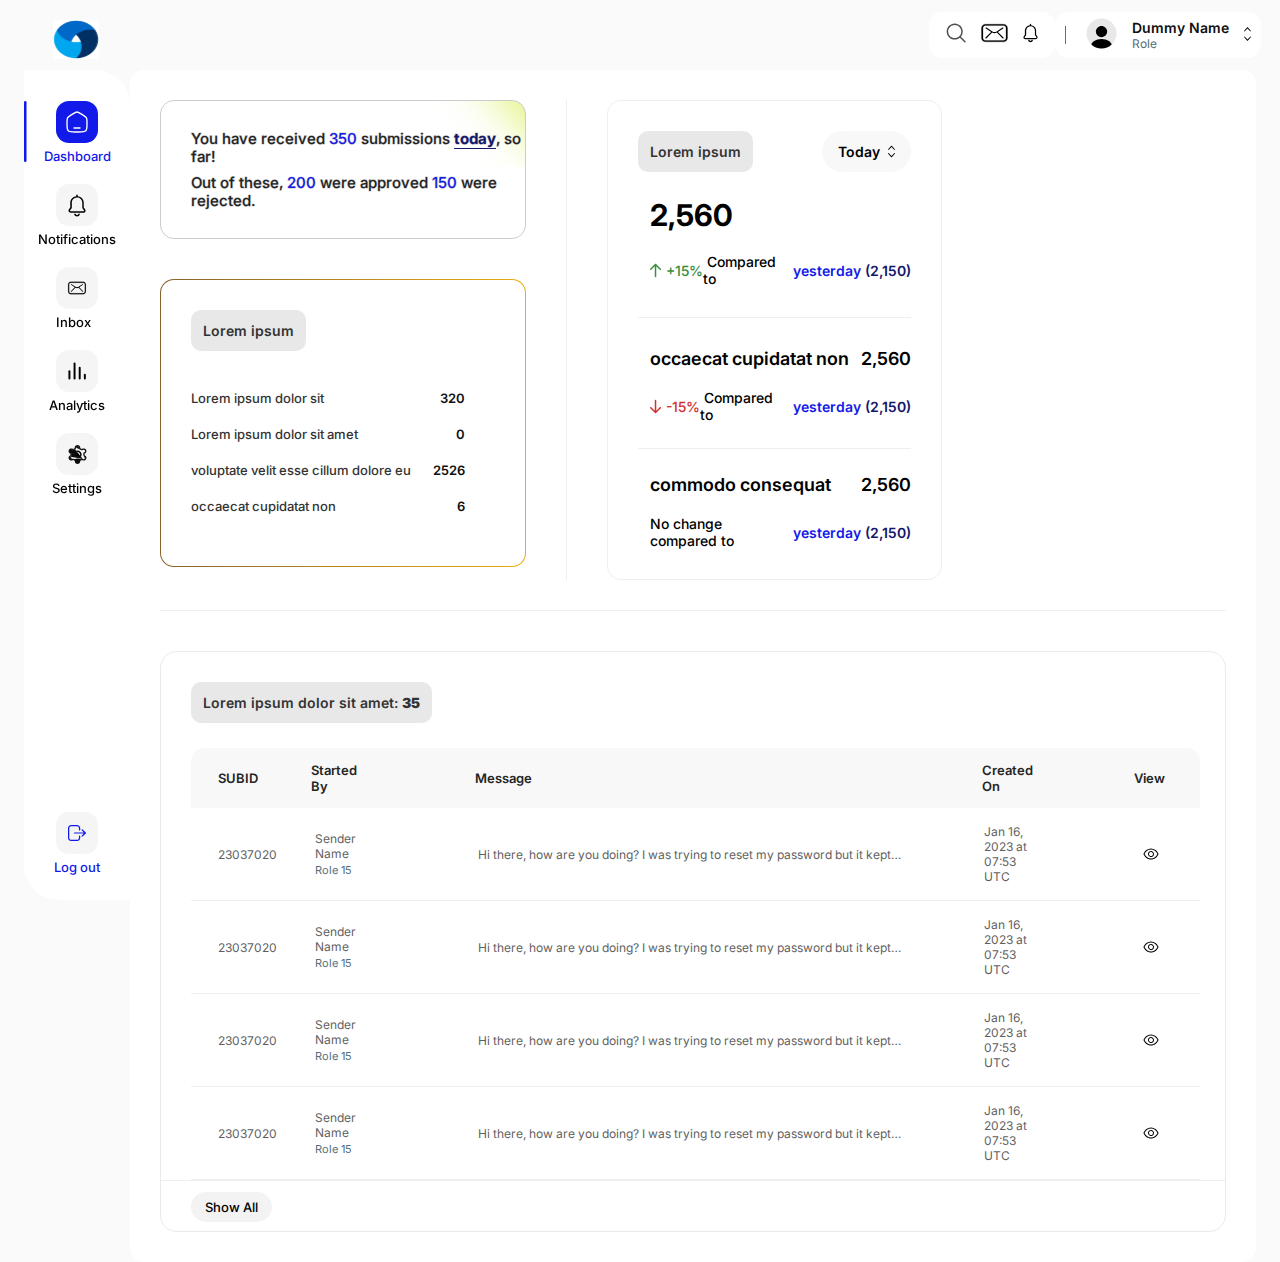
<file: mu-turky-p1/index.html>
<!DOCTYPE html>
<html lang="en">
  <head>
    <meta charset="UTF-8" />
    <meta name="viewport" content="width=device-width, initial-scale=1.0" />
    <title>MU</title>
    <link rel="preconnect" href="https://fonts.googleapis.com" />
    <link rel="preconnect" href="https://fonts.gstatic.com" crossorigin />
    <link
      href="https://fonts.googleapis.com/css2?family=Inter:ital,opsz,wght@0,14..32,100..900;1,14..32,100..900&display=swap"
      rel="stylesheet"
    />
    <link
      href="https://cdnjs.cloudflare.com/ajax/libs/animate.css/4.1.1/animate.min.css"
      rel="styleheet"
    />
    <link type="text/css" href="./assets/css/style.css" rel="stylesheet" />
  </head>
  <body>
    <!-- Header -->
    <header class="header">
      <div class="header__logo">
        <a href="#" class="header__logo-link">
          <img
            src="./assets/icons/logo.svg"
            alt="Logo"
            class="header__logo-image"
          />
        </a>
      </div>

      <div class="header__nav">
        <ul class="header__menu">
          <li class="header__menu-item">
            <a href="#" class="header__menu-link">
              <img src="./assets/icons/search.svg" />
            </a>
          </li>
          <li class="header__menu-item">
            <a href="#" class="header__menu-link">
              <img src="./assets/icons/email.svg" />
            </a>
          </li>
          <li class="header__menu-item">
            <a href="#" class="header__menu-link">
              <img src="./assets/icons/bell.svg" />
            </a>
          </li>
        </ul>

        <div class="header__profile">
          <span class="header__separator"></span>
          <span class="header__profile-icon">
            <img src="./assets/icons/profile.svg" />
          </span>
          <span class="header__profile-info">
            <div class="header__profile-name">Dummy Name</div>
            <div class="header__profile-role">Role</div>
          </span>
          <div class="header__dropdown-icon">
            <img src="./assets/icons/arrow.svg" />
          </div>
        </div>
      </div>
    </header>
    <!-- Header End -->

    <!-- Wrapper -->
    <div id="wrapper">
      <aside class="sidebar">
        <ul class="sidebar__menu">
          <li class="sidebar__menu-item sidebar__menu-item-active">
            <a href="#" class="sidebar__menu-link">
              <div class="sidebar__icon" id="homeicon">
                <svg
                  width="22"
                  height="22"
                  viewBox="0 0 22 22"
                  fill="none"
                  xmlns="http://www.w3.org/2000/svg"
                >
                  <path
                    d="M1 11.2039C1 8.91549 1 7.77128 1.5192 6.82274C2.0384 5.87421 2.98695 5.28551 4.88403 4.10813L6.88403 2.86687C8.88939 1.62229 9.8921 1 11 1C12.1079 1 13.1106 1.62229 15.116 2.86687L17.116 4.10812C19.0131 5.28551 19.9616 5.87421 20.4808 6.82274C21 7.77128 21 8.91549 21 11.2039V12.725C21 16.6258 21 18.5763 19.8284 19.7881C18.6569 21 16.7712 21 13 21H9C5.22876 21 3.34315 21 2.17157 19.7881C1 18.5763 1 16.6258 1 12.725V11.2039Z"
                    stroke="white"
                    stroke-width="1.35"
                  />
                  <path
                    d="M13.9985 16.9983H7.99854"
                    stroke="white"
                    stroke-width="1.35"
                    stroke-linecap="round"
                  />
                </svg>
              </div>
              <div class="sidebar__title">Dashboard</div>
            </a>
          </li>

          <li class="sidebar__menu-item">
            <a href="#" class="sidebar__menu-link">
              <div class="sidebar__icon">
                <svg
                  width="18"
                  height="23"
                  viewBox="0 0 19 23"
                  fill="none"
                  xmlns="http://www.w3.org/2000/svg"
                >
                  <path
                    d="M1.1121 18.4696C0.668982 17.9794 0.44729 17.3363 0.510651 16.693C0.574018 15.9579 1.30195 15.0392 2.15661 13.967C2.21998 13.8751 2.31492 13.7525 2.37829 13.6914V8.63742C2.37829 5.05376 5.16372 2.02144 8.7087 1.65389V0.765738C8.7087 0.336936 9.05688 0 9.5 0C9.94312 0 10.2913 0.336936 10.2913 0.765738V1.65389C11.8423 1.80708 13.2982 2.48094 14.4377 3.55286C15.8304 4.86982 16.6217 6.61581 16.6217 8.51479V13.7218C16.6851 13.8136 16.78 13.9055 16.8434 13.9974C17.698 15.0695 18.426 15.9882 18.4893 16.7234C18.5527 17.3667 18.331 18.0098 17.8879 18.4999C17.4448 18.99 16.8118 19.2656 16.1154 19.2656H2.82158C2.21991 19.2353 1.58692 18.9597 1.11203 18.4696H1.1121ZM16.7799 17.4282C16.9382 17.275 17.0015 17.0607 16.9697 16.8462C16.9064 16.4787 15.9568 15.3147 15.6404 14.9165C15.1972 14.3653 15.0707 14.2121 15.0707 13.9057V8.51496C15.0707 7.0448 14.4693 5.66652 13.3932 4.65569C12.3487 3.67544 10.9877 3.15479 9.56316 3.15479H9.37328C6.42976 3.24666 4.02403 5.72762 4.02403 8.66811V13.9364C4.02403 14.2428 3.89752 14.3957 3.45441 14.9472C3.13779 15.3146 2.18844 16.4786 2.12502 16.8461C2.09345 17.0606 2.18839 17.2749 2.3149 17.4282C2.4732 17.5813 2.66308 17.6732 2.91634 17.6732H16.1786C16.4 17.7038 16.6217 17.6119 16.7798 17.4282L16.7799 17.4282Z"
                    fill="black"
                  />
                  <path
                    d="M8.04232 20.4231C8.26399 21.0357 8.86522 21.4339 9.52997 21.4339C10.1947 21.4339 10.7959 21.0356 11.0176 20.4231C11.1759 20.0249 11.6191 19.8106 12.0306 19.9638C12.4421 20.1169 12.6636 20.5458 12.5053 20.944C12.0622 22.1691 10.8593 22.9962 9.52994 22.9962C8.20055 22.9962 6.99771 22.1691 6.55459 20.944C6.39628 20.5458 6.61795 20.117 7.02928 19.9638C7.44082 19.8106 7.88394 20.0249 8.04226 20.4231H8.04232Z"
                    fill="black"
                  />
                </svg>
              </div>
              <div class="sidebar__title">Notifications</div>
            </a>
          </li>

          <li class="sidebar__menu-item">
            <a href="#" class="sidebar__menu-link">
              <div class="sidebar__icon" id="email-icon">
                <svg
                  width="20"
                  height="14"
                  viewBox="0 0 21 16"
                  fill="none"
                  xmlns="http://www.w3.org/2000/svg"
                >
                  <path
                    d="M3.51209 0.899999L17.4879 0.9C19.2036 0.9 20.6 2.28864 20.6 3.99701L20.6 12.003C20.6 13.7112 19.2036 15.1 17.4879 15.1L3.51224 15.1C1.79642 15.1 0.399999 13.7114 0.399999 12.003L0.399999 3.99701C0.4 2.28871 1.7963 0.90012 3.51186 0.899999C3.51194 0.899999 3.51201 0.899999 3.51209 0.899999ZM1.54196 12.0028C1.54196 13.0826 2.42539 13.9622 3.51198 13.9622L17.4876 13.9622C18.5742 13.9622 19.4577 13.0827 19.4577 12.0028L19.4575 3.99682C19.4575 2.91698 18.5741 2.03739 17.4875 2.03739L3.51183 2.03738C2.42525 2.03738 1.54181 2.91694 1.54181 3.99682L1.54196 12.0028Z"
                    fill="black"
                    stroke="black"
                    stroke-width="0.2"
                  />
                  <path
                    d="M7.86048 7.17586L3.77924 4.37829C3.56499 4.23145 3.51109 3.93954 3.65868 3.72633C3.80656 3.51301 4.09996 3.45939 4.31395 3.60623L8.84594 6.71298C9.83572 7.39179 11.1662 7.39138 12.1558 6.71313L16.6878 3.60638C16.9022 3.45954 17.1955 3.51301 17.3431 3.72648C17.4907 3.93965 17.4368 4.23159 17.2225 4.37843L13.1417 7.176L17.5105 11.6836C17.6913 11.87 17.6857 12.1666 17.4985 12.3463C17.4068 12.4342 17.2891 12.4777 17.1713 12.4777C17.0478 12.4777 16.9246 12.4296 16.8322 12.3344L12.3393 7.69886C11.7689 8.00511 11.135 8.15837 10.501 8.15837C9.86707 8.15837 9.23324 8.0051 8.66274 7.69871L4.16985 12.3342C4.07748 12.4296 3.95412 12.4775 3.83077 12.4775C3.71314 12.4775 3.59522 12.4339 3.50358 12.3462C3.31649 12.1665 3.31091 11.8697 3.49154 11.6834L7.86048 7.17586Z"
                    fill="black"
                  />
                </svg>
              </div>
              <div class="sidebar__title">Inbox</div>
            </a>
          </li>

          <li class="sidebar__menu-item">
            <a href="#" class="sidebar__menu-link">
              <div class="sidebar__icon">
                <svg
                  width="18"
                  height="20"
                  viewBox="0 0 21 20"
                  fill="none"
                  xmlns="http://www.w3.org/2000/svg"
                >
                  <line
                    x1="1.65"
                    y1="10.3141"
                    x2="1.65"
                    y2="18.8474"
                    stroke="black"
                    stroke-width="2.3"
                    stroke-linecap="round"
                  />
                  <line
                    x1="13.65"
                    y1="6.15"
                    x2="13.65"
                    y2="18.85"
                    stroke="black"
                    stroke-width="2.3"
                    stroke-linecap="round"
                  />
                  <line
                    x1="19.65"
                    y1="14.4859"
                    x2="19.65"
                    y2="18.8526"
                    stroke="black"
                    stroke-width="2.3"
                    stroke-linecap="round"
                  />
                  <line
                    x1="7.65"
                    y1="1.15"
                    x2="7.65"
                    y2="18.85"
                    stroke="black"
                    stroke-width="2.3"
                    stroke-linecap="round"
                  />
                </svg>
              </div>
              <div class="sidebar__title">Analytics</div>
            </a>
          </li>

          <li class="sidebar__menu-item">
            <a href="#" class="sidebar__menu-link">
              <div class="sidebar__icon">
                <svg
                  width="19"
                  height="19"
                  viewBox="0 0 19 19"
                  fill="none"
                  xmlns="http://www.w3.org/2000/svg"
                >
                  <path
                    d="M14.9348 14.1192L14.9213 14.1118L14.4037 13.8269C13.9272 13.5647 13.3324 13.5995 12.893 13.9146L12.8928 13.9147C12.5572 14.1531 12.1891 14.3571 11.7985 14.5206L11.7981 14.5208C11.2998 14.7245 10.9747 15.1967 10.9747 15.717V15.7176C10.9732 15.8389 10.9725 15.9808 10.9722 16.0926L10.9719 16.231L10.9718 16.2712L10.9718 16.2819L10.9718 16.2847V16.2854V16.2856V16.2856C10.9718 17.0645 10.3103 17.6928 9.50004 17.6928C8.68982 17.6928 8.02826 17.0645 8.02826 16.2856V15.7171C8.02765 15.1955 7.7018 14.7226 7.19704 14.5161L7.19691 14.5161C6.8081 14.3557 6.44004 14.1517 6.10086 13.9129L6.10046 13.9126C5.66712 13.6009 5.07303 13.5666 4.59697 13.8288L4.59665 13.829C4.48583 13.889 4.35634 13.9597 4.25453 14.0154L4.12841 14.0845L4.09181 14.1046L4.08203 14.11L4.07951 14.1113L4.07887 14.1117L4.07872 14.1118L4.07871 14.1118L4.07867 14.1118L4.07866 14.1118M14.9348 14.1192L2.62101 11.7241C1.95047 12.1017 1.72231 12.9263 2.11248 13.5713C2.50493 14.2201 3.37497 14.4426 4.05458 14.068L4.07866 14.1118M14.9348 14.1192L14.935 14.1192C15.6352 14.4958 16.5262 14.2654 16.9304 13.5972C17.3375 12.9245 17.0964 12.0655 16.3951 11.6758L16.3951 11.6757L15.8776 11.3887L15.8775 11.3886C15.4046 11.1286 15.1405 10.626 15.2019 10.1125L15.202 10.1122C15.225 9.9115 15.2372 9.70677 15.2372 9.49987C15.2372 9.29372 15.225 9.0894 15.2013 8.88932L15.2013 8.88929C15.1399 8.37376 15.404 7.87114 15.8768 7.6097L16.3915 7.32603C17.0949 6.93828 17.3382 6.07658 16.9305 5.40257C16.5259 4.73276 15.6308 4.50297 14.9303 4.88295L14.93 4.8831L14.9541 4.9269L14.93 4.8831L14.93 4.88311L14.9299 4.88313L14.9298 4.88322L14.9291 4.88358L14.9266 4.88499L14.9167 4.89044L14.8795 4.91086L14.7515 4.98111C14.6481 5.03776 14.5164 5.10966 14.4035 5.1707L14.4032 5.1709C13.9271 5.43316 13.333 5.3988 12.8997 5.08715L12.8993 5.08687C12.5601 4.84805 12.192 4.64403 11.8032 4.48368L11.8031 4.48363C11.2983 4.27718 10.9725 3.80421 10.9719 3.28267V2.71413C10.9719 1.9352 10.3103 1.30698 9.50009 1.30698C8.69347 1.30698 8.03343 1.9303 8.02832 2.70499V2.70532V2.70534V2.70538V2.70556V2.70627L8.02832 2.70907L8.02831 2.71995L8.02827 2.76065L8.02796 2.901C8.0276 3.01435 8.02689 3.15854 8.02546 3.28215V3.28273C8.02546 3.80098 7.70279 4.27179 7.20178 4.4794M14.9348 14.1192L7.20178 4.4794M4.07866 14.1118C3.37647 14.4988 2.47655 14.2698 2.0697 13.5972C1.66204 12.9233 1.90506 12.0619 2.60814 11.674M4.07866 14.1118L2.60814 11.674M2.60814 11.674L2.60806 11.6737L3.12339 11.39L2.60814 11.674ZM7.20178 4.4794L7.20164 4.47908C6.81099 4.64267 6.44294 4.84667 6.10727 5.08499L6.10708 5.08513C5.66774 5.40024 5.07296 5.43503 4.59638 5.17284C4.59637 5.17284 4.59637 5.17283 4.59637 5.17283L4.07879 4.88794L7.20178 4.4794ZM15.1523 10.1065C15.1751 9.90764 15.1872 9.70481 15.1872 9.49987C15.1872 9.29568 15.1751 9.09333 15.1517 8.89521L15.1523 10.1065ZM15.1523 10.1065C15.0883 10.6412 15.3635 11.163 15.8534 11.4324L16.3708 11.7195C17.0484 12.096 17.2794 12.9239 16.8876 13.5713L15.1523 10.1065ZM8.07832 2.70532C8.08323 1.96025 8.71877 1.35698 9.50009 1.35698C10.2849 1.35698 10.9219 1.96498 10.9219 2.71413V3.28273C10.9225 3.82559 11.2616 4.31618 11.7842 4.52991L8.07832 2.70532ZM8.07832 2.70532C8.07832 2.70532 8.07832 3.03508 8.07546 3.28273C8.07546 3.82181 7.74017 4.30983 7.22222 4.52505L8.07832 2.70532ZM3.79883 10.1104L3.79883 10.1104C3.77511 9.91034 3.76294 9.70602 3.76294 9.49987C3.76294 9.29297 3.77511 9.08824 3.79818 8.88752L3.7982 8.88729C3.85962 8.37378 3.59552 7.87116 3.12264 7.6103L3.1226 7.61028L2.59866 7.32067L2.59826 7.32045C1.90165 6.92715 1.66498 6.07175 2.06977 5.40253L2.11255 5.42841L2.06977 5.40253C2.4766 4.72999 3.37653 4.50092 4.07877 4.88793L3.79883 10.1104ZM3.79883 10.1104C3.86025 10.626 3.59616 11.1285 3.12348 11.39L3.79883 10.1104ZM6.70649 2.69698H6.70648C6.71632 1.23633 7.96206 0.05 9.50004 0.05C11.0443 0.05 12.2936 1.24574 12.2936 2.71429L12.2936 2.71454L12.2965 3.28392L12.2966 3.3172L12.3274 3.32989C12.8109 3.52927 13.2661 3.78117 13.6875 4.07837L13.7129 4.09625L13.7402 4.08146L14.2748 3.7917L14.2748 3.79168C15.6087 3.06704 17.3092 3.50763 18.0762 4.77589L18.1189 4.75002L18.0762 4.77589C18.8456 6.04807 18.3894 7.67798 17.054 8.41398L17.0782 8.45777L17.054 8.41399L17.054 8.41401L17.0538 8.4141L17.0532 8.41445L17.0507 8.41582L17.0411 8.42113L17.005 8.44102L16.8805 8.5097L16.54 8.69755L16.5106 8.71383L16.5146 8.74726C16.5442 8.99438 16.559 9.24551 16.559 9.5C16.559 9.75389 16.5442 10.0044 16.5152 10.2521L16.5113 10.2854L16.5406 10.3017L17.054 10.586L17.0541 10.586C18.3895 11.322 18.8456 12.952 18.0762 14.2241L18.119 14.25L18.0762 14.2241C17.3065 15.4976 15.5957 15.9363 14.2591 15.1998L14.2591 15.1995L13.7395 14.9172L13.7121 14.9023L13.6867 14.9203C13.2682 15.2167 12.8137 15.4694 12.3278 15.6723L12.2973 15.6851L12.2971 15.7182L12.2936 16.2854V16.2857C12.2936 17.7543 11.0444 18.95 9.50007 18.95C7.95578 18.95 6.70651 17.7543 6.70651 16.2857L6.70651 16.2855L6.70365 15.7161L6.70349 15.6828L6.67272 15.6701C6.4327 15.5711 6.09234 15.3839 5.81016 15.2201C5.66948 15.1385 5.54395 15.0631 5.45359 15.0081C5.40842 14.9807 5.37205 14.9583 5.34699 14.9428L5.3182 14.9249L5.31076 14.9203L5.30888 14.9191L5.30841 14.9188L5.3083 14.9187L5.30827 14.9187L5.28172 14.9611L5.30826 14.9187L5.28345 14.9032L5.25775 14.9172L4.74091 15.1996L4.74099 15.1999C3.40437 15.9363 1.69369 15.4976 0.923971 14.2241L0.923963 14.2241C0.154561 12.9519 0.610687 11.322 1.9461 10.586L1.9461 10.586L1.92196 10.5422L1.94611 10.586L1.94612 10.586L1.94616 10.586L1.94632 10.5859L1.94695 10.5855L1.94943 10.5842L1.95906 10.5788L1.99513 10.559L2.11966 10.4903L2.46008 10.3024L2.48956 10.2862L2.48556 10.2527C2.45597 10.0056 2.44116 9.75447 2.44116 9.49998C2.44116 9.24609 2.45596 8.99554 2.48494 8.74784L2.48883 8.71456L2.45952 8.69831L1.93077 8.40515C1.93077 8.40515 1.93076 8.40514 1.93075 8.40514C0.607241 7.66527 0.157207 6.04264 0.923926 4.77585L0.923942 4.77582C1.69373 3.50222 3.40468 3.06358 4.74135 3.80028L4.7416 3.80041L5.26063 4.08274L5.288 4.09763L5.31342 4.07962C5.73191 3.78322 6.18645 3.53054 6.67227 3.32763L6.7028 3.31488L6.703 3.2818L6.70649 2.69698ZM5.28471 9.49985C5.28471 7.28294 7.17175 5.47842 9.50005 5.47842C11.8283 5.47842 13.7154 7.28294 13.7154 9.49985C13.7154 11.7168 11.8283 13.5213 9.50005 13.5213C7.17175 13.5213 5.28471 11.7168 5.28471 9.49985ZM12.1092 9.49985C12.1092 8.12173 10.938 7.00699 9.50005 7.00699C8.0621 7.00699 6.89085 8.12173 6.89085 9.49985C6.89085 10.878 8.0621 11.9927 9.50005 11.9927C10.938 11.9927 12.1092 10.878 12.1092 9.49985Z"
                    fill="black"
                    stroke="#F5F5F5"
                    stroke-width="0.1"
                  />
                </svg>
              </div>
              <div class="sidebar__title">Settings</div>
            </a>
          </li>
        </ul>

        <ul>
          <li class="sidebar__menu-item">
            <a href="#" class="sidebar__menu-link">
              <div class="sidebar__icon">
                <svg
                  width="18"
                  height="16"
                  viewBox="0 0 18 16"
                  fill="none"
                  xmlns="http://www.w3.org/2000/svg"
                >
                  <path
                    d="M17.8113 7.56477L14.597 4.48789C14.3454 4.24708 13.9391 4.24708 13.688 4.48789C13.4365 4.7287 13.4365 5.11761 13.688 5.35799L15.805 7.38445H6.42841C6.07281 7.38445 5.78537 7.6596 5.78537 8C5.78537 8.3404 6.07281 8.61555 6.42841 8.61555H15.805L13.688 10.642C13.4365 10.8828 13.4365 11.2717 13.688 11.5121C13.8136 11.6323 13.9781 11.6924 14.1427 11.6924C14.3073 11.6924 14.4719 11.6323 14.5974 11.5121L17.8117 8.43522C18.0628 8.19442 18.0628 7.80551 17.8113 7.5647L17.8113 7.56477ZM11.5711 10.4613C11.2155 10.4613 10.928 10.7365 10.928 11.0769V12.9231C10.928 13.9409 10.0626 14.7694 8.99933 14.7694H3.21382C2.15061 14.7694 1.28512 13.9409 1.28512 12.9231V3.07688C1.28512 2.05913 2.15058 1.23064 3.21382 1.23064H8.99933C10.0625 1.23064 10.928 2.0591 10.928 3.07688V4.92312C10.928 5.26352 11.2155 5.53867 11.5711 5.53867C11.9267 5.53867 12.2141 5.26352 12.2141 4.92312V3.07688C12.2141 1.38042 10.772 0 8.99981 0H3.2143C1.44207 0 0 1.38042 0 3.07688V12.9231C0 14.6196 1.44207 16 3.2143 16H8.99981C10.772 16 12.2141 14.6196 12.2141 12.9231V11.0769C12.2141 10.7365 11.9267 10.4613 11.5711 10.4613Z"
                    fill="#111AE9"
                  />
                </svg>
              </div>
              <div class="sidebar__title purple-text">Log out</div>
            </a>
          </li>
        </ul>
      </aside>

      <main class="main-content">
        <div class="content-section content-section--primary">
          <div class="section-container">
            <div
              class="section-container__text section-container__text--primary"
            >
              <p class="submission-status mb-8">
                You have received
                <span class="submission-status__count">350</span> submissions
                <span class="submission-status__time">today</span>, so far!
              </p>

              <p class="submission-status">
                Out of these,
                <span class="submission-status__count">200</span> were approved
                <span class="submission-status__count">150</span> were rejected.
              </p>
            </div>
            <div class="section-container__text--secondary">
              <div class="content-block">
                <div class="content-block__item text-summary">Lorem ipsum</div>
              </div>

              <div class="data-list">
                <div class="data-list__item">
                  <span class="data-list__label">Lorem ipsum dolor sit</span>
                  <span class="data-list__value">320</span>
                </div>

                <div class="data-list__item">
                  <span class="data-list__label"
                    >Lorem ipsum dolor sit amet</span
                  >
                  <span class="data-list__value">0</span>
                </div>

                <div class="data-list__item">
                  <span class="data-list__label"
                    >voluptate velit esse cillum dolore eu</span
                  >
                  <span class="data-list__value">2526</span>
                </div>

                <div class="data-list__item">
                  <span class="data-list__label">occaecat cupidatat non</span>
                  <span class="data-list__value">6</span>
                </div>
              </div>
            </div>
          </div>

          <div class="section-divider"></div>
          <div class="section-container border-container special-container">
            <div class="content-block">
              <div class="content-block__item text-summary">Lorem ipsum</div>
              <div class="content-block__item today-summary">
                <span class="today-summary__text"> Today </span>
                <svg
                  class="today-summary__icon"
                  width="7"
                  height="13"
                  viewBox="0 0 7 13"
                  fill="none"
                  xmlns="http://www.w3.org/2000/svg"
                >
                  <path
                    d="M6.86166 4.84844C6.76943 4.94948 6.66024 5 6.53407 5C6.40815 5 6.29908 4.94948 6.20685 4.84844L3.50461 1.88799L0.793149 4.85855C0.707071 4.95285 0.599473 5 0.470356 5C0.341238 5 0.230567 4.94948 0.13834 4.84844C0.0461133 4.7474 0 4.62777 0 4.48955C0 4.3516 0.0461133 4.2321 0.13834 4.13106L3.24638 0.736143C3.28327 0.695727 3.32323 0.667032 3.36627 0.650057C3.40931 0.633352 3.45542 0.625 3.50461 0.625C3.5538 0.625 3.59991 0.633352 3.64295 0.650057C3.68599 0.667032 3.72596 0.695727 3.76285 0.736143L6.87088 4.14117C6.95696 4.23547 7 4.3516 7 4.48955C7 4.62777 6.95389 4.7474 6.86166 4.84844Z"
                    fill="black"
                  />
                  <path
                    d="M0.13834 8.15156C0.230567 8.05052 0.339763 8 0.465929 8C0.591849 8 0.700922 8.05052 0.793149 8.15156L3.49539 11.112L6.20685 8.14145C6.29293 8.04715 6.40053 8 6.52964 8C6.65876 8 6.76943 8.05052 6.86166 8.15156C6.95389 8.2526 7 8.37223 7 8.51045C7 8.6484 6.95389 8.7679 6.86166 8.86894L3.75362 12.2639C3.71673 12.3043 3.67677 12.333 3.63373 12.3499C3.59069 12.3666 3.54458 12.375 3.49539 12.375C3.4462 12.375 3.40009 12.3666 3.35705 12.3499C3.31401 12.333 3.27404 12.3043 3.23715 12.2639L0.129117 8.85883C0.0430388 8.76453 0 8.6484 0 8.51045C0 8.37223 0.046113 8.2526 0.13834 8.15156Z"
                    fill="black"
                  />
                </svg>
              </div>
            </div>

            <div class="number-display">2,560</div>

            <div class="stat-card">
              <div class="stat-card__details">
                <img
                  class="stat-card__icon"
                  src="./assets/icons/arrow-green.svg"
                  alt="Arrow Icon"
                />
                <span class="stat-card__change stat-card__change--positive">
                  &nbsp;+15%</span
                >
                <span class="stat-card__label">&nbsp;Compared to</span>
                <span
                  class="stat-card__reference stat-card__reference--highlight"
                >
                  &nbsp;yesterday</span
                >
                <span
                  class="stat-card__reference stat-card__reference--secondary"
                >
                  &nbsp;(2,150)</span
                >
              </div>
            </div>

            <div class="stat-card stat-card-2">
              <div class="stat-card__header">
                <span class="stat-card__title">occaecat cupidatat non</span>
                <span class="stat-card__value">2,560</span>
              </div>
              <div class="stat-card__details">
                <img
                  class="stat-card__icon"
                  src="./assets/icons/arrow-red.svg"
                  alt="Arrow Icon"
                />
                <span class="stat-card__change stat-card__change--negative">
                  &nbsp;-15%</span
                >
                <span class="stat-card__label">&nbsp;Compared to</span>
                <span
                  class="stat-card__reference stat-card__reference--highlight"
                  >&nbsp;yesterday</span
                >
                <span
                  class="stat-card__reference stat-card__reference--secondary"
                  >&nbsp;(2,150)</span
                >
              </div>
            </div>

            <div class="stat-card stat-card-3">
              <div class="stat-card__header">
                <span class="stat-card__title">commodo consequat</span>
                <span class="stat-card__value">2,560</span>
              </div>
              <div class="stat-card__details">
                <span class="stat-card__label">No change compared to</span>
                <span
                  class="stat-card__reference stat-card__reference--highlight"
                  >&nbsp;yesterday</span
                >
                <span
                  class="stat-card__reference stat-card__reference--secondary"
                  >&nbsp;(2,150)</span
                >
              </div>
            </div>
          </div>
        </div>

        <div class="content-section content-section--secondary">
          <div class="stats-table active-state-table">
            <div class="content-block table-content-block ">
              <div class="content-block__item text-summary">
                <span>Lorem ipsum dolor sit amet:</span>
                <span class="count">35</span>
              </div>
            </div>
            <div class="stat-table-container">
              <div class="stats-table-header">
                <div class="column-1">SUBID</div>
                <div class="column-2">Started By</div>
                <div class="column-3">Message</div>
                <div class="column-4">Created On</div>
                <div class="column-5">View</div>
              </div>
              <div class="stats-table-body" id="data-body">
                <div class="data-row">
                  <div class="data-row__id column-1">23037020</div>
                  <div class="data-row__details column-2">
                    <div class="data-row__sender">Sender Name</div>
                    <div class="data-row__role">Role 15</div>
                  </div>
                  <div class="data-row__message column-3">
                    <p>
                      Hi there, how are you doing? I was trying to reset my
                      password but it kept showing me an error message and I am
                      not su...
                    </p>
                  </div>
                  <div class="data-row__timestamp column-4">
                    Jan 16, 2023 at 07:53 UTC
                  </div>
                  <div class="data-row__actions column-5">
                    <img
                      src="./assets/icons/carbon_view.svg"
                      alt="View Details"
                    />
                  </div>
                </div>
                <div class="data-row">
                  <div class="data-row__id column-1">23037020</div>
                  <div class="data-row__details column-2">
                    <div class="data-row__sender">Sender Name</div>
                    <div class="data-row__role">Role 15</div>
                  </div>
                  <div class="data-row__message column-3">
                    <p>
                      Hi there, how are you doing? I was trying to reset my
                      password but it kept showing me an error message and I am
                      not su...
                    </p>
                  </div>
                  <div class="data-row__timestamp column-4">
                    Jan 16, 2023 at 07:53 UTC
                  </div>
                  <div class="data-row__actions column-5">
                    <img
                      src="./assets/icons/carbon_view.svg"
                      alt="View Details"
                    />
                  </div>
                </div>
                <div class="data-row">
                  <div class="data-row__id column-1">23037020</div>
                  <div class="data-row__details column-2">
                    <div class="data-row__sender">Sender Name</div>
                    <div class="data-row__role">Role 15</div>
                  </div>
                  <div class="data-row__message column-3">
                    <p>
                      Hi there, how are you doing? I was trying to reset my
                      password but it kept showing me an error message and I am
                      not su...
                    </p>
                  </div>
                  <div class="data-row__timestamp column-4">
                    Jan 16, 2023 at 07:53 UTC
                  </div>
                  <div class="data-row__actions column-5">
                    <img
                      src="./assets/icons/carbon_view.svg"
                      alt="View Details"
                    />
                  </div>
                </div>
                <div class="data-row">
                  <div class="data-row__id column-1">23037020</div>
                  <div class="data-row__details column-2">
                    <div class="data-row__sender">Sender Name</div>
                    <div class="data-row__role">Role 15</div>
                  </div>
                  <div class="data-row__message column-3">
                    <p>
                      Hi there, how are you doing? I was trying to reset my
                      password but it kept showing me an error message and I am
                      not su...
                    </p>
                  </div>
                  <div class="data-row__timestamp column-4">
                    Jan 16, 2023 at 07:53 UTC
                  </div>
                  <div class="data-row__actions column-5">
                    <img
                      src="./assets/icons/carbon_view.svg"
                      alt="View Details"
                    />
                  </div>
                </div>
                <div class="data-row">
                  <div class="data-row__id column-1">23037020</div>
                  <div class="data-row__details column-2">
                    <div class="data-row__sender">Sender Name</div>
                    <div class="data-row__role">Role 15</div>
                  </div>
                  <div class="data-row__message column-3">
                    <p>
                      Hi there, how are you doing? I was trying to reset my
                      password but it kept showing me an error message and I am
                      not su...
                    </p>
                  </div>
                  <div class="data-row__timestamp column-4">
                    Jan 16, 2023 at 07:53 UTC
                  </div>
                  <div class="data-row__actions column-5">
                    <img
                      src="./assets/icons/carbon_view.svg"
                      alt="View Details"
                    />
                  </div>
                </div>
                <div class="data-row">
                  <div class="data-row__id column-1">23037020</div>
                  <div class="data-row__details column-2">
                    <div class="data-row__sender">Sender Name</div>
                    <div class="data-row__role">Role 15</div>
                  </div>
                  <div class="data-row__message column-3">
                    <p>
                      Hi there, how are you doing? I was trying to reset my
                      password but it kept showing me an error message and I am
                      not su...
                    </p>
                  </div>
                  <div class="data-row__timestamp column-4">
                    Jan 16, 2023 at 07:53 UTC
                  </div>
                  <div class="data-row__actions column-5">
                    <img
                      src="./assets/icons/carbon_view.svg"
                      alt="View Details"
                    />
                  </div>
                </div>
                <div class="data-row">
                  <div class="data-row__id column-1">23037020</div>
                  <div class="data-row__details column-2">
                    <div class="data-row__sender">Sender Name</div>
                    <div class="data-row__role">Role 15</div>
                  </div>
                  <div class="data-row__message column-3">
                    <p>
                      Hi there, how are you doing? I was trying to reset my
                      password but it kept showing me an error message and I am
                      not su...
                    </p>
                  </div>
                  <div class="data-row__timestamp column-4">
                    Jan 16, 2023 at 07:53 UTC
                  </div>
                  <div class="data-row__actions column-5">
                    <img
                      src="./assets/icons/carbon_view.svg"
                      alt="View Details"
                    />
                  </div>
                </div>
                <div class="data-row">
                  <div class="data-row__id column-1">23037020</div>
                  <div class="data-row__details column-2">
                    <div class="data-row__sender">Sender Name</div>
                    <div class="data-row__role">Role 15</div>
                  </div>
                  <div class="data-row__message column-3">
                    <p>
                      Hi there, how are you doing? I was trying to reset my
                      password but it kept showing me an error message and I am
                      not su...
                    </p>
                  </div>
                  <div class="data-row__timestamp column-4">
                    Jan 16, 2023 at 07:53 UTC
                  </div>
                  <div class="data-row__actions column-5">
                    <img
                      src="./assets/icons/carbon_view.svg"
                      alt="View Details"
                    />
                  </div>
                </div>
                <div class="data-row">
                  <div class="data-row__id column-1">23037020</div>
                  <div class="data-row__details column-2">
                    <div class="data-row__sender">Sender Name</div>
                    <div class="data-row__role">Role 15</div>
                  </div>
                  <div class="data-row__message column-3">
                    <p>
                      Hi there, how are you doing? I was trying to reset my
                      password but it kept showing me an error message and I am
                      not su...
                    </p>
                  </div>
                  <div class="data-row__timestamp column-4">
                    Jan 16, 2023 at 07:53 UTC
                  </div>
                  <div class="data-row__actions column-5">
                    <img
                      src="./assets/icons/carbon_view.svg"
                      alt="View Details"
                    />
                  </div>
                </div>
                <div class="data-row">
                  <div class="data-row__id column-1">23037020</div>
                  <div class="data-row__details column-2">
                    <div class="data-row__sender">Sender Name</div>
                    <div class="data-row__role">Role 15</div>
                  </div>
                  <div class="data-row__message column-3">
                    <p>
                      Hi there, how are you doing? I was trying to reset my
                      password but it kept showing me an error message and I am
                      not su...
                    </p>
                  </div>
                  <div class="data-row__timestamp column-4">
                    Jan 16, 2023 at 07:53 UTC
                  </div>
                  <div class="data-row__actions column-5">
                    <img
                      src="./assets/icons/carbon_view.svg"
                      alt="View Details"
                    />
                  </div>
                </div>

                <div class="data-row">
                  <div class="data-row__id column-1">23037020</div>
                  <div class="data-row__details column-2">
                    <div class="data-row__sender">Sender Name</div>
                    <div class="data-row__role">Role 15</div>
                  </div>
                  <div class="data-row__message column-3">
                    <p>
                      Hi there, how are you doing? I was trying to reset my
                      password but it kept showing me an error message and I am
                      not su...
                    </p>
                  </div>
                  <div class="data-row__timestamp column-4">
                    Jan 16, 2023 at 07:53 UTC
                  </div>
                  <div class="data-row__actions column-5">
                    <img
                      src="./assets/icons/carbon_view.svg"
                      alt="View Details"
                    />
                  </div>
                </div>
                <div class="data-row">
                  <div class="data-row__id column-1">23037020</div>
                  <div class="data-row__details column-2">
                    <div class="data-row__sender">Sender Name</div>
                    <div class="data-row__role">Role 15</div>
                  </div>
                  <div class="data-row__message column-3">
                    <p>
                      Hi there, how are you doing? I was trying to reset my
                      password but it kept showing me an error message and I am
                      not su...
                    </p>
                  </div>
                  <div class="data-row__timestamp column-4">
                    Jan 16, 2023 at 07:53 UTC
                  </div>
                  <div class="data-row__actions column-5">
                    <img
                      src="./assets/icons/carbon_view.svg"
                      alt="View Details"
                    />
                  </div>
                </div>

                <div class="data-row">
                  <div class="data-row__id column-1">23037020</div>
                  <div class="data-row__details column-2">
                    <div class="data-row__sender">Sender Name</div>
                    <div class="data-row__role">Role 15</div>
                  </div>
                  <div class="data-row__message column-3">
                    <p>
                      Hi there, how are you doing? I was trying to reset my
                      password but it kept showing me an error message and I am
                      not su...
                    </p>
                  </div>
                  <div class="data-row__timestamp column-4">
                    Jan 16, 2023 at 07:53 UTC
                  </div>
                  <div class="data-row__actions column-5">
                    <img
                      src="./assets/icons/carbon_view.svg"
                      alt="View Details"
                    />
                  </div>
                </div>

                <div class="data-row">
                  <div class="data-row__id column-1">23037020</div>
                  <div class="data-row__details column-2">
                    <div class="data-row__sender">Sender Name</div>
                    <div class="data-row__role">Role 15</div>
                  </div>
                  <div class="data-row__message column-3">
                    <p>
                      Hi there, how are you doing? I was trying to reset my
                      password but it kept showing me an error message and I am
                      not su...
                    </p>
                  </div>
                  <div class="data-row__timestamp column-4">
                    Jan 16, 2023 at 07:53 UTC
                  </div>
                  <div class="data-row__actions column-5">
                    <img
                      src="./assets/icons/carbon_view.svg"
                      alt="View Details"
                    />
                  </div>
                </div>

                <div class="data-row">
                  <div class="data-row__id column-1">23037020</div>
                  <div class="data-row__details column-2">
                    <div class="data-row__sender">Sender Name</div>
                    <div class="data-row__role">Role 15</div>
                  </div>
                  <div class="data-row__message column-3">
                    <p>
                      Hi there, how are you doing? I was trying to reset my
                      password but it kept showing me an error message and I am
                      not su...
                    </p>
                  </div>
                  <div class="data-row__timestamp column-4">
                    Jan 16, 2023 at 07:53 UTC
                  </div>
                  <div class="data-row__actions column-5">
                    <img
                      src="./assets/icons/carbon_view.svg"
                      alt="View Details"
                    />
                  </div>
                </div>

                <div class="data-row">
                  <div class="data-row__id column-1">23037020</div>
                  <div class="data-row__details column-2">
                    <div class="data-row__sender">Sender Name</div>
                    <div class="data-row__role">Role 15</div>
                  </div>
                  <div class="data-row__message column-3">
                    <p>
                      Hi there, how are you doing? I was trying to reset my
                      password but it kept showing me an error message and I am
                      not su...
                    </p>
                  </div>
                  <div class="data-row__timestamp column-4">
                    Jan 16, 2023 at 07:53 UTC
                  </div>
                  <div class="data-row__actions column-5">
                    <img
                      src="./assets/icons/carbon_view.svg"
                      alt="View Details"
                    />
                  </div>
                </div>
                <div class="data-row">
                  <div class="data-row__id column-1">23037020</div>
                  <div class="data-row__details column-2">
                    <div class="data-row__sender">Sender Name</div>
                    <div class="data-row__role">Role 15</div>
                  </div>
                  <div class="data-row__message column-3">
                    <p>
                      Hi there, how are you doing? I was trying to reset my
                      password but it kept showing me an error message and I am
                      not su...
                    </p>
                  </div>
                  <div class="data-row__timestamp column-4">
                    Jan 16, 2023 at 07:53 UTC
                  </div>
                  <div class="data-row__actions column-5">
                    <img
                      src="./assets/icons/carbon_view.svg"
                      alt="View Details"
                    />
                  </div>
                </div>
                <div class="data-row">
                  <div class="data-row__id column-1">23037020</div>
                  <div class="data-row__details column-2">
                    <div class="data-row__sender">Sender Name</div>
                    <div class="data-row__role">Role 15</div>
                  </div>
                  <div class="data-row__message column-3">
                    <p>
                      Hi there, how are you doing? I was trying to reset my
                      password but it kept showing me an error message and I am
                      not su...
                    </p>
                  </div>
                  <div class="data-row__timestamp column-4">
                    Jan 16, 2023 at 07:53 UTC
                  </div>
                  <div class="data-row__actions column-5">
                    <img
                      src="./assets/icons/carbon_view.svg"
                      alt="View Details"
                    />
                  </div>
                </div>
              </div>
            </div>
          </div>
          <div class="show-all">
            <span>Show All</span>
          </div>
        </div>
      </main>
    </div>
    <!-- End -->
    <script src="./assets/js/script.js"></script>
  </body>
</html>
</file>
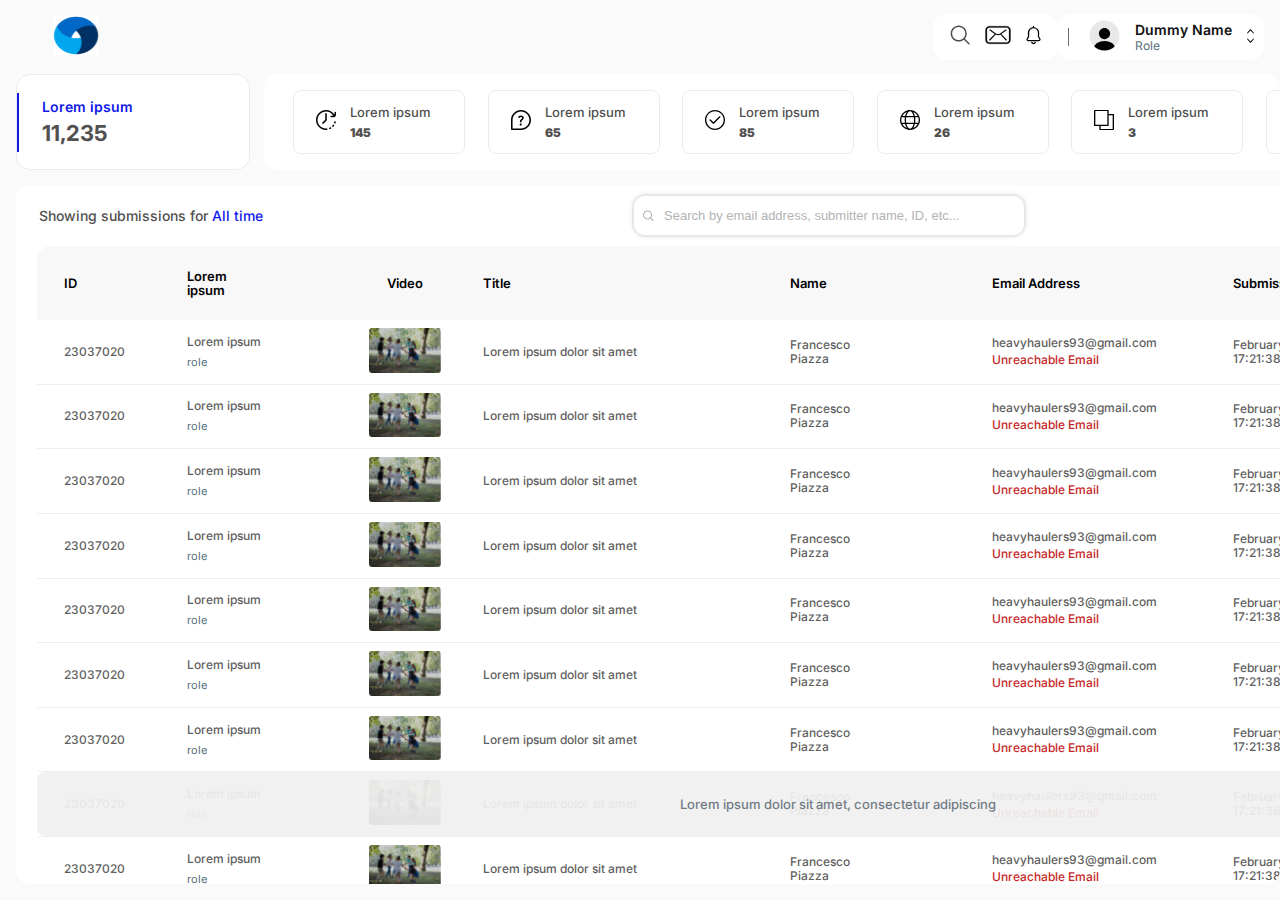
<file: mu-turky-p2/index.html>
<!DOCTYPE html>
<html lang="en">
  <head>
    <meta charset="UTF-8" />
    <meta name="viewport" content="width=device-width, initial-scale=1.0" />
    <title>MU</title>
    <link rel="preconnect" href="https://fonts.googleapis.com" />
    <link rel="preconnect" href="https://fonts.gstatic.com" crossorigin />
    <link
      href="https://fonts.googleapis.com/css2?family=Inter:ital,opsz,wght@0,14..32,100..900;1,14..32,100..900&display=swap"
      rel="stylesheet"
    />

    <link type="text/css" href="./assets/css/style.css" rel="stylesheet" />
  </head>
  <body>
    <div id="container">
      <!-- Header -->
      <header class="header">
        <div class="header__logo">
          <a href="#" class="header__logo-link">
            <img
              src="./assets/icons/logo.svg"
              alt="Logo"
              class="header__logo-image"
            />
          </a>
        </div>

        <div class="header__nav">
          <ul class="header__menu">
            <li class="header__menu-item">
              <a href="#" class="header__menu-link">
                <img src="./assets/icons/search.svg" />
              </a>
            </li>
            <li class="header__menu-item">
              <a href="#" class="header__menu-link">
                <img src="./assets/icons/email.svg" />
              </a>
            </li>
            <li class="header__menu-item">
              <a href="#" class="header__menu-link">
                <img src="./assets/icons/bell.svg" />
              </a>
            </li>
          </ul>

          <div class="header__profile">
            <span class="header__separator"></span>
            <span class="header__profile-icon">
              <img src="./assets/icons/profile.svg" />
            </span>
            <span class="header__profile-info">
              <div class="header__profile-name">Dummy Name</div>
              <div class="header__profile-role">Role</div>
            </span>
            <div class="header__dropdown-icon">
              <img src="./assets/icons/arrow.svg" />
            </div>
          </div>
        </div>
      </header>
      <!-- Header End -->
      <!-- Wrapper -->
      <div id="wrapper">
        <aside class="sidebar"></aside>

        <main class="main-content">
          <section class="main-content__section">
            <div class="toolbar mb-15 animate__animated animate__fadeIn">
              <div class="toolbar__column toolbar__column--primary">
                <div class="toolbar__details">
                  <div class="toolbar__text">Lorem ipsum</div>
                  <div class="toolbar__count">11,235</div>
                </div>
              </div>
              <div class="toolbar__column toolbar__column--secondary">
                <div class="toolbar__item">
                  <div class="toolbar__icon">
                    <img src="./assets/icons/clock-icon.svg" />
                  </div>
                  <div class="toolbar__details">
                    <div class="toolbar__text">Lorem ipsum</div>
                    <div class="toolbar__count">145</div>
                  </div>
                </div>

                <div class="toolbar__item">
                  <div class="toolbar__icon">
                    <img src="./assets/icons/questionaire.svg" />
                  </div>
                  <div class="toolbar__details">
                    <div class="toolbar__text">Lorem ipsum</div>
                    <div class="toolbar__count">65</div>
                  </div>
                </div>

                <div class="toolbar__item">
                  <div class="toolbar__icon">
                    <img src="./assets/icons/check-icon.svg" />
                  </div>
                  <div class="toolbar__details">
                    <div class="toolbar__text">Lorem ipsum</div>
                    <div class="toolbar__count">85</div>
                  </div>
                </div>

                <div class="toolbar__item">
                  <div class="toolbar__icon">
                    <img src="./assets/icons/world-icon.svg" />
                  </div>
                  <div class="toolbar__details">
                    <div class="toolbar__text">Lorem ipsum</div>
                    <div class="toolbar__count">26</div>
                  </div>
                </div>

                <div class="toolbar__item">
                  <div class="toolbar__icon">
                    <img src="./assets/icons/copy-icon.svg" />
                  </div>
                  <div class="toolbar__details">
                    <div class="toolbar__text">Lorem ipsum</div>
                    <div class="toolbar__count">3</div>
                  </div>
                </div>

                <div class="toolbar__item">
                  <div class="toolbar__icon">
                    <img src="./assets/icons/cross-icon.svg" />
                  </div>
                  <div class="toolbar__details">
                    <div class="toolbar__text">Lorem ipsum</div>
                    <div class="toolbar__count">300</div>
                  </div>
                </div>

                <div class="toolbar__item">
                  <div class="toolbar__icon">
                    <img src="./assets/icons/delete-icon.svg" />
                  </div>
                  <div class="toolbar__details">
                    <div class="toolbar__text">Lorem ipsum</div>
                    <div class="toolbar__count">15</div>
                  </div>
                </div>
              </div>
            </div>
            <div class="content-container">
              <div class="search-bar d-flex animate__animated animate__fadeIn">
                <div class="search-bar__info">
                  Showing submissions for
                  <span class="search-bar__info--time">All time</span>
                </div>

                <div class="search-bar__input">
                  <input
                    type="text"
                    class="search-bar__input-field"
                    placeholder="Search by email address, submitter name, ID, etc..."
                    onkeyup="searchFieldChangeHandler();"
                  />
                </div>

                <div class="search-bar__actions">
                  <div class="search-bar__icon">
                    <img src="./assets/icons/action-icon-1.svg" />
                  </div>
                  <div class="search-bar__icon">
                    <img src="./assets/icons/action-icon-2.svg" />
                  </div>
                  <div class="search-bar__icon">
                    <img src="./assets/icons/action-icon-3.svg" />
                  </div>
                  <button class="search-bar__button search-bar__button-latest">
                    Latest
                  </button>
                  <button class="search-bar__button search-bar__button-oldest">
                    Oldest
                  </button>
                </div>
              </div>

              <!-- TABLE -->
              <div class="table">
                <div class="table__header">
                  <div class="table__header-cell table__header-cell--id col-1">
                    ID
                  </div>
                  <div
                    class="table__header-cell table__header-cell--description col-2"
                  >
                    Lorem ipsum
                  </div>
                  <div
                    class="table__header-cell table__header-cell--video col-3"
                  >
                    Video
                  </div>
                  <div
                    class="table__header-cell table__header-cell--title col-4"
                  >
                    Title
                  </div>
                  <div
                    class="table__header-cell table__header-cell--name col-5"
                  >
                    Name
                  </div>
                  <div
                    class="table__header-cell table__header-cell--email col-6"
                  >
                    Email Address
                  </div>
                  <div
                    class="table__header-cell table__header-cell--date col-7"
                  >
                    Submission Date
                  </div>
                  <div
                    class="table__header-cell table__header-cell--status col-8"
                  >
                    Status
                  </div>
                  <div
                    class="table__header-cell table__header-cell--view col-9"
                  >
                    View
                  </div>
                </div>
                <div class="table__body">
                  <div class="table__row">
                    <div class="table__cell table__cell--id col-1">
                      23037020
                    </div>
                    <div class="table__cell table__cell--description col-2">
                      <div class="table__description-text">Lorem ipsum</div>
                      <div class="table__description-role">role</div>
                    </div>
                    <div class="table__cell table__cell--video col-3">
                      <div class="table__video">
                        <img
                          src="./assets/icons/image.jpg"
                          class="table__video-image"
                        />
                      </div>
                    </div>
                    <div class="table__cell table__cell--title col-4">
                      Lorem ipsum dolor sit amet
                    </div>
                    <div class="table__cell table__cell--name col-5">
                      Francesco Piazza
                    </div>
                    <div class="table__cell table__cell--email col-6">
                      <div class="table__email">heavyhaulers93@gmail.com</div>
                      <div class="table__email-status">Unreachable Email</div>
                    </div>
                    <div class="table__cell table__cell--date col-7">
                      February 6, 2022 at 17:21:38 UTC
                    </div>
                    <div class="table__cell table__cell--status col-8">
                      <div class="table__status-text">Lorem ipsum</div>
                    </div>
                    <div class="table__cell table__cell--view col-9">
                      <img src="./assets/icons/eye-icon.svg" />
                    </div>
                  </div>

                  <div class="table__row">
                    <div class="table__cell table__cell--id col-1">
                      23037020
                    </div>
                    <div class="table__cell table__cell--description col-2">
                      <div class="table__description-text">Lorem ipsum</div>
                      <div class="table__description-role">role</div>
                    </div>
                    <div class="table__cell table__cell--video col-3">
                      <div class="table__video">
                        <img
                          src="./assets/icons/image.jpg"
                          class="table__video-image"
                        />
                      </div>
                    </div>
                    <div class="table__cell table__cell--title col-4">
                      Lorem ipsum dolor sit amet
                    </div>
                    <div class="table__cell table__cell--name col-5">
                      Francesco Piazza
                    </div>
                    <div class="table__cell table__cell--email col-6">
                      <div class="table__email">heavyhaulers93@gmail.com</div>
                      <div class="table__email-status">Unreachable Email</div>
                    </div>
                    <div class="table__cell table__cell--date col-7">
                      February 6, 2022 at 17:21:38 UTC
                    </div>
                    <div class="table__cell table__cell--status col-8">
                      <div class="table__status-text">Lorem ipsum</div>
                    </div>
                    <div class="table__cell table__cell--view col-9">
                      <img src="./assets/icons/eye-icon.svg" />
                    </div>
                  </div>

                  <div class="table__row">
                    <div class="table__cell table__cell--id col-1">
                      23037020
                    </div>
                    <div class="table__cell table__cell--description col-2">
                      <div class="table__description-text">Lorem ipsum</div>
                      <div class="table__description-role">role</div>
                    </div>
                    <div class="table__cell table__cell--video col-3">
                      <div class="table__video">
                        <img
                          src="./assets/icons/image.jpg"
                          class="table__video-image"
                        />
                      </div>
                    </div>
                    <div class="table__cell table__cell--title col-4">
                      Lorem ipsum dolor sit amet
                    </div>
                    <div class="table__cell table__cell--name col-5">
                      Francesco Piazza
                    </div>
                    <div class="table__cell table__cell--email col-6">
                      <div class="table__email">heavyhaulers93@gmail.com</div>
                      <div class="table__email-status">Unreachable Email</div>
                    </div>
                    <div class="table__cell table__cell--date col-7">
                      February 6, 2022 at 17:21:38 UTC
                    </div>
                    <div class="table__cell table__cell--status col-8">
                      <div class="table__status-text">Lorem ipsum</div>
                    </div>
                    <div class="table__cell table__cell--view col-9">
                      <img src="./assets/icons/eye-icon.svg" />
                    </div>
                  </div>

                  <div class="table__row">
                    <div class="table__cell table__cell--id col-1">
                      23037020
                    </div>
                    <div class="table__cell table__cell--description col-2">
                      <div class="table__description-text">Lorem ipsum</div>
                      <div class="table__description-role">role</div>
                    </div>
                    <div class="table__cell table__cell--video col-3">
                      <div class="table__video">
                        <img
                          src="./assets/icons/image.jpg"
                          class="table__video-image"
                        />
                      </div>
                    </div>
                    <div class="table__cell table__cell--title col-4">
                      Lorem ipsum dolor sit amet
                    </div>
                    <div class="table__cell table__cell--name col-5">
                      Francesco Piazza
                    </div>
                    <div class="table__cell table__cell--email col-6">
                      <div class="table__email">heavyhaulers93@gmail.com</div>
                      <div class="table__email-status">Unreachable Email</div>
                    </div>
                    <div class="table__cell table__cell--date col-7">
                      February 6, 2022 at 17:21:38 UTC
                    </div>
                    <div class="table__cell table__cell--status col-8">
                      <div class="table__status-text">Lorem ipsum</div>
                    </div>
                    <div class="table__cell table__cell--view col-9">
                      <img src="./assets/icons/eye-icon.svg" />
                    </div>
                  </div>

                  <div class="table__row">
                    <div class="table__cell table__cell--id col-1">
                      23037020
                    </div>
                    <div class="table__cell table__cell--description col-2">
                      <div class="table__description-text">Lorem ipsum</div>
                      <div class="table__description-role">role</div>
                    </div>
                    <div class="table__cell table__cell--video col-3">
                      <div class="table__video">
                        <img
                          src="./assets/icons/image.jpg"
                          class="table__video-image"
                        />
                      </div>
                    </div>
                    <div class="table__cell table__cell--title col-4">
                      Lorem ipsum dolor sit amet
                    </div>
                    <div class="table__cell table__cell--name col-5">
                      Francesco Piazza
                    </div>
                    <div class="table__cell table__cell--email col-6">
                      <div class="table__email">heavyhaulers93@gmail.com</div>
                      <div class="table__email-status">Unreachable Email</div>
                    </div>
                    <div class="table__cell table__cell--date col-7">
                      February 6, 2022 at 17:21:38 UTC
                    </div>
                    <div class="table__cell table__cell--status col-8">
                      <div class="table__status-text">Lorem ipsum</div>
                    </div>
                    <div class="table__cell table__cell--view col-9">
                      <img src="./assets/icons/eye-icon.svg" />
                    </div>
                  </div>

                  <div class="table__row">
                    <div class="table__cell table__cell--id col-1">
                      23037020
                    </div>
                    <div class="table__cell table__cell--description col-2">
                      <div class="table__description-text">Lorem ipsum</div>
                      <div class="table__description-role">role</div>
                    </div>
                    <div class="table__cell table__cell--video col-3">
                      <div class="table__video">
                        <img
                          src="./assets/icons/image.jpg"
                          class="table__video-image"
                        />
                      </div>
                    </div>
                    <div class="table__cell table__cell--title col-4">
                      Lorem ipsum dolor sit amet
                    </div>
                    <div class="table__cell table__cell--name col-5">
                      Francesco Piazza
                    </div>
                    <div class="table__cell table__cell--email col-6">
                      <div class="table__email">heavyhaulers93@gmail.com</div>
                      <div class="table__email-status">Unreachable Email</div>
                    </div>
                    <div class="table__cell table__cell--date col-7">
                      February 6, 2022 at 17:21:38 UTC
                    </div>
                    <div class="table__cell table__cell--status col-8">
                      <div class="table__status-text">Lorem ipsum</div>
                    </div>
                    <div class="table__cell table__cell--view col-9">
                      <img src="./assets/icons/eye-icon.svg" />
                    </div>
                  </div>

                  <div class="table__row">
                    <div class="table__cell table__cell--id col-1">
                      23037020
                    </div>
                    <div class="table__cell table__cell--description col-2">
                      <div class="table__description-text">Lorem ipsum</div>
                      <div class="table__description-role">role</div>
                    </div>
                    <div class="table__cell table__cell--video col-3">
                      <div class="table__video">
                        <img
                          src="./assets/icons/image.jpg"
                          class="table__video-image"
                        />
                      </div>
                    </div>
                    <div class="table__cell table__cell--title col-4">
                      Lorem ipsum dolor sit amet
                    </div>
                    <div class="table__cell table__cell--name col-5">
                      Francesco Piazza
                    </div>
                    <div class="table__cell table__cell--email col-6">
                      <div class="table__email">heavyhaulers93@gmail.com</div>
                      <div class="table__email-status">Unreachable Email</div>
                    </div>
                    <div class="table__cell table__cell--date col-7">
                      February 6, 2022 at 17:21:38 UTC
                    </div>
                    <div class="table__cell table__cell--status col-8">
                      <div class="table__status-text">Lorem ipsum</div>
                    </div>
                    <div class="table__cell table__cell--view col-9">
                      <img src="./assets/icons/eye-icon.svg" />
                    </div>
                  </div>

                  <div class="table__row">
                    <div class="table__cell table__cell--id col-1">
                      23037020
                    </div>
                    <div class="table__cell table__cell--description col-2">
                      <div class="table__description-text">Lorem ipsum</div>
                      <div class="table__description-role">role</div>
                    </div>
                    <div class="table__cell table__cell--video col-3">
                      <div class="table__video">
                        <img
                          src="./assets/icons/image.jpg"
                          class="table__video-image"
                        />
                      </div>
                    </div>
                    <div class="table__cell table__cell--title col-4">
                      Lorem ipsum dolor sit amet
                    </div>
                    <div class="table__cell table__cell--name col-5">
                      Francesco Piazza
                    </div>
                    <div class="table__cell table__cell--email col-6">
                      <div class="table__email">heavyhaulers93@gmail.com</div>
                      <div class="table__email-status">Unreachable Email</div>
                    </div>
                    <div class="table__cell table__cell--date col-7">
                      February 6, 2022 at 17:21:38 UTC
                    </div>
                    <div class="table__cell table__cell--status col-8">
                      <div class="table__status-text">Lorem ipsum</div>
                    </div>
                    <div class="table__cell table__cell--view col-9">
                      <img src="./assets/icons/eye-icon.svg" />
                    </div>

                    <div class="placeholder-div">
                      <p>Lorem ipsum dolor sit amet, consectetur adipiscing</p>
                    </div>
                  </div>

                  <div class="table__row">
                    <div class="table__cell table__cell--id col-1">
                      23037020
                    </div>
                    <div class="table__cell table__cell--description col-2">
                      <div class="table__description-text">Lorem ipsum</div>
                      <div class="table__description-role">role</div>
                    </div>
                    <div class="table__cell table__cell--video col-3">
                      <div class="table__video">
                        <img
                          src="./assets/icons/image.jpg"
                          class="table__video-image"
                        />
                      </div>
                    </div>
                    <div class="table__cell table__cell--title col-4">
                      Lorem ipsum dolor sit amet
                    </div>
                    <div class="table__cell table__cell--name col-5">
                      Francesco Piazza
                    </div>
                    <div class="table__cell table__cell--email col-6">
                      <div class="table__email">heavyhaulers93@gmail.com</div>
                      <div class="table__email-status">Unreachable Email</div>
                    </div>
                    <div class="table__cell table__cell--date col-7">
                      February 6, 2022 at 17:21:38 UTC
                    </div>
                    <div class="table__cell table__cell--status col-8">
                      <div class="table__status-text">Lorem ipsum</div>
                    </div>
                    <div class="table__cell table__cell--view col-9">
                      <img src="./assets/icons/eye-icon.svg" />
                    </div>
                  </div>

                  <div class="table__row">
                    <div class="table__cell table__cell--id col-1">
                      23037020
                    </div>
                    <div class="table__cell table__cell--description col-2">
                      <div class="table__description-text">Lorem ipsum</div>
                      <div class="table__description-role">role</div>
                    </div>
                    <div class="table__cell table__cell--video col-3">
                      <div class="table__video">
                        <img
                          src="./assets/icons/image.jpg"
                          class="table__video-image"
                        />
                      </div>
                    </div>
                    <div class="table__cell table__cell--title col-4">
                      Lorem ipsum dolor sit amet
                    </div>
                    <div class="table__cell table__cell--name col-5">
                      Francesco Piazza
                    </div>
                    <div class="table__cell table__cell--email col-6">
                      <div class="table__email">heavyhaulers93@gmail.com</div>
                      <div class="table__email-status">Unreachable Email</div>
                    </div>
                    <div class="table__cell table__cell--date col-7">
                      February 6, 2022 at 17:21:38 UTC
                    </div>
                    <div class="table__cell table__cell--status col-8">
                      <div class="table__status-text">Lorem ipsum</div>
                    </div>
                    <div class="table__cell table__cell--view col-9">
                      <img src="./assets/icons/eye-icon.svg" />
                    </div>
                  </div>

                  <div class="table__row">
                    <div class="table__cell table__cell--id col-1">
                      23037020
                    </div>
                    <div class="table__cell table__cell--description col-2">
                      <div class="table__description-text">Lorem ipsum</div>
                      <div class="table__description-role">role</div>
                    </div>
                    <div class="table__cell table__cell--video col-3">
                      <div class="table__video">
                        <img
                          src="./assets/icons/image.jpg"
                          class="table__video-image"
                        />
                      </div>
                    </div>
                    <div class="table__cell table__cell--title col-4">
                      Lorem ipsum dolor sit amet
                    </div>
                    <div class="table__cell table__cell--name col-5">
                      Francesco Piazza
                    </div>
                    <div class="table__cell table__cell--email col-6">
                      <div class="table__email">heavyhaulers93@gmail.com</div>
                      <div class="table__email-status">Unreachable Email</div>
                    </div>
                    <div class="table__cell table__cell--date col-7">
                      February 6, 2022 at 17:21:38 UTC
                    </div>
                    <div class="table__cell table__cell--status col-8">
                      <div class="table__status-text">Lorem ipsum</div>
                    </div>
                    <div class="table__cell table__cell--view col-9">
                      <img src="./assets/icons/eye-icon.svg" />
                    </div>
                  </div>

                  <div class="table__row">
                    <div class="table__cell table__cell--id col-1">
                      23037020
                    </div>
                    <div class="table__cell table__cell--description col-2">
                      <div class="table__description-text">Lorem ipsum</div>
                      <div class="table__description-role">role</div>
                    </div>
                    <div class="table__cell table__cell--video col-3">
                      <div class="table__video">
                        <img
                          src="./assets/icons/image.jpg"
                          class="table__video-image"
                        />
                      </div>
                    </div>
                    <div class="table__cell table__cell--title col-4">
                      Lorem ipsum dolor sit amet
                    </div>
                    <div class="table__cell table__cell--name col-5">
                      Francesco Piazza
                    </div>
                    <div class="table__cell table__cell--email col-6">
                      <div class="table__email">heavyhaulers93@gmail.com</div>
                      <div class="table__email-status">Unreachable Email</div>
                    </div>
                    <div class="table__cell table__cell--date col-7">
                      February 6, 2022 at 17:21:38 UTC
                    </div>
                    <div class="table__cell table__cell--status col-8">
                      <div class="table__status-text">Lorem ipsum</div>
                    </div>
                    <div class="table__cell table__cell--view col-9">
                      <img src="./assets/icons/eye-icon.svg" />
                    </div>
                  </div>

                  <div class="table__row">
                    <div class="table__cell table__cell--id col-1">
                      23037020
                    </div>
                    <div class="table__cell table__cell--description col-2">
                      <div class="table__description-text">Lorem ipsum</div>
                      <div class="table__description-role">role</div>
                    </div>
                    <div class="table__cell table__cell--video col-3">
                      <div class="table__video">
                        <img
                          src="./assets/icons/image.jpg"
                          class="table__video-image"
                        />
                      </div>
                    </div>
                    <div class="table__cell table__cell--title col-4">
                      Lorem ipsum dolor sit amet
                    </div>
                    <div class="table__cell table__cell--name col-5">
                      Francesco Piazza
                    </div>
                    <div class="table__cell table__cell--email col-6">
                      <div class="table__email">heavyhaulers93@gmail.com</div>
                      <div class="table__email-status">Unreachable Email</div>
                    </div>
                    <div class="table__cell table__cell--date col-7">
                      February 6, 2022 at 17:21:38 UTC
                    </div>
                    <div class="table__cell table__cell--status col-8">
                      <div class="table__status-text">Lorem ipsum</div>
                    </div>
                    <div class="table__cell table__cell--view col-9">
                      <img src="./assets/icons/eye-icon.svg" />
                    </div>
                  </div>

                  <div class="table__row">
                    <div class="table__cell table__cell--id col-1">
                      23037020
                    </div>
                    <div class="table__cell table__cell--description col-2">
                      <div class="table__description-text">Lorem ipsum</div>
                      <div class="table__description-role">role</div>
                    </div>
                    <div class="table__cell table__cell--video col-3">
                      <div class="table__video">
                        <img
                          src="./assets/icons/image.jpg"
                          class="table__video-image"
                        />
                      </div>
                    </div>
                    <div class="table__cell table__cell--title col-4">
                      Lorem ipsum dolor sit amet
                    </div>
                    <div class="table__cell table__cell--name col-5">
                      Francesco Piazza
                    </div>
                    <div class="table__cell table__cell--email col-6">
                      <div class="table__email">heavyhaulers93@gmail.com</div>
                      <div class="table__email-status">Unreachable Email</div>
                    </div>
                    <div class="table__cell table__cell--date col-7">
                      February 6, 2022 at 17:21:38 UTC
                    </div>
                    <div class="table__cell table__cell--status col-8">
                      <div class="table__status-text">Lorem ipsum</div>
                    </div>
                    <div class="table__cell table__cell--view col-9">
                      <img src="./assets/icons/eye-icon.svg" />
                    </div>
                  </div>

                  <div class="table__row">
                    <div class="table__cell table__cell--id col-1">
                      23037020
                    </div>
                    <div class="table__cell table__cell--description col-2">
                      <div class="table__description-text">Lorem ipsum</div>
                      <div class="table__description-role">role</div>
                    </div>
                    <div class="table__cell table__cell--video col-3">
                      <div class="table__video">
                        <img
                          src="./assets/icons/image.jpg"
                          class="table__video-image"
                        />
                      </div>
                    </div>
                    <div class="table__cell table__cell--title col-4">
                      Lorem ipsum dolor sit amet
                    </div>
                    <div class="table__cell table__cell--name col-5">
                      Francesco Piazza
                    </div>
                    <div class="table__cell table__cell--email col-6">
                      <div class="table__email">heavyhaulers93@gmail.com</div>
                      <div class="table__email-status">Unreachable Email</div>
                    </div>
                    <div class="table__cell table__cell--date col-7">
                      February 6, 2022 at 17:21:38 UTC
                    </div>
                    <div class="table__cell table__cell--status col-8">
                      <div class="table__status-text">Lorem ipsum</div>
                    </div>
                    <div class="table__cell table__cell--view col-9">
                      <img src="./assets/icons/eye-icon.svg" />
                    </div>
                  </div>
                  <div class="table__row">
                    <div class="table__cell table__cell--id col-1">
                      23037020
                    </div>
                    <div class="table__cell table__cell--description col-2">
                      <div class="table__description-text">Lorem ipsum</div>
                      <div class="table__description-role">role</div>
                    </div>
                    <div class="table__cell table__cell--video col-3">
                      <div class="table__video">
                        <img
                          src="./assets/icons/image.jpg"
                          class="table__video-image"
                        />
                      </div>
                    </div>
                    <div class="table__cell table__cell--title col-4">
                      Lorem ipsum dolor sit amet
                    </div>
                    <div class="table__cell table__cell--name col-5">
                      Francesco Piazza
                    </div>
                    <div class="table__cell table__cell--email col-6">
                      <div class="table__email">heavyhaulers93@gmail.com</div>
                      <div class="table__email-status">Unreachable Email</div>
                    </div>
                    <div class="table__cell table__cell--date col-7">
                      February 6, 2022 at 17:21:38 UTC
                    </div>
                    <div class="table__cell table__cell--status col-8">
                      <div class="table__status-text">Lorem ipsum</div>
                    </div>
                    <div class="table__cell table__cell--view col-9">
                      <img src="./assets/icons/eye-icon.svg" />
                    </div>
                  </div>

                  <div class="table__row">
                    <div class="table__cell table__cell--id col-1">
                      23037020
                    </div>
                    <div class="table__cell table__cell--description col-2">
                      <div class="table__description-text">Lorem ipsum</div>
                      <div class="table__description-role">role</div>
                    </div>
                    <div class="table__cell table__cell--video col-3">
                      <div class="table__video">
                        <img
                          src="./assets/icons/image.jpg"
                          class="table__video-image"
                        />
                      </div>
                    </div>
                    <div class="table__cell table__cell--title col-4">
                      Lorem ipsum dolor sit amet
                    </div>
                    <div class="table__cell table__cell--name col-5">
                      Francesco Piazza
                    </div>
                    <div class="table__cell table__cell--email col-6">
                      <div class="table__email">heavyhaulers93@gmail.com</div>
                      <div class="table__email-status">Unreachable Email</div>
                    </div>
                    <div class="table__cell table__cell--date col-7">
                      February 6, 2022 at 17:21:38 UTC
                    </div>
                    <div class="table__cell table__cell--status col-8">
                      <div class="table__status-text">Lorem ipsum</div>
                    </div>
                    <div class="table__cell table__cell--view col-9">
                      <img src="./assets/icons/eye-icon.svg" />
                    </div>
                  </div>

                  <div class="table__row">
                    <div class="table__cell table__cell--id col-1">
                      23037020
                    </div>
                    <div class="table__cell table__cell--description col-2">
                      <div class="table__description-text">Lorem ipsum</div>
                      <div class="table__description-role">role</div>
                    </div>
                    <div class="table__cell table__cell--video col-3">
                      <div class="table__video">
                        <img
                          src="./assets/icons/image.jpg"
                          class="table__video-image"
                        />
                      </div>
                    </div>
                    <div class="table__cell table__cell--title col-4">
                      Lorem ipsum dolor sit amet
                    </div>
                    <div class="table__cell table__cell--name col-5">
                      Francesco Piazza
                    </div>
                    <div class="table__cell table__cell--email col-6">
                      <div class="table__email">heavyhaulers93@gmail.com</div>
                      <div class="table__email-status">Unreachable Email</div>
                    </div>
                    <div class="table__cell table__cell--date col-7">
                      February 6, 2022 at 17:21:38 UTC
                    </div>
                    <div class="table__cell table__cell--status col-8">
                      <div class="table__status-text">Lorem ipsum</div>
                    </div>
                    <div class="table__cell table__cell--view col-9">
                      <img src="./assets/icons/eye-icon.svg" />
                    </div>
                  </div>
                  <div class="table__row">
                    <div class="table__cell table__cell--id col-1">
                      23037020
                    </div>
                    <div class="table__cell table__cell--description col-2">
                      <div class="table__description-text">Lorem ipsum</div>
                      <div class="table__description-role">role</div>
                    </div>
                    <div class="table__cell table__cell--video col-3">
                      <div class="table__video">
                        <img
                          src="./assets/icons/image.jpg"
                          class="table__video-image"
                        />
                      </div>
                    </div>
                    <div class="table__cell table__cell--title col-4">
                      Lorem ipsum dolor sit amet
                    </div>
                    <div class="table__cell table__cell--name col-5">
                      Francesco Piazza
                    </div>
                    <div class="table__cell table__cell--email col-6">
                      <div class="table__email">heavyhaulers93@gmail.com</div>
                      <div class="table__email-status">Unreachable Email</div>
                    </div>
                    <div class="table__cell table__cell--date col-7">
                      February 6, 2022 at 17:21:38 UTC
                    </div>
                    <div class="table__cell table__cell--status col-8">
                      <div class="table__status-text">Lorem ipsum</div>
                    </div>
                    <div class="table__cell table__cell--view col-9">
                      <img src="./assets/icons/eye-icon.svg" />
                    </div>
                  </div>

                  <div class="table__row">
                    <div class="table__cell table__cell--id col-1">
                      23037020
                    </div>
                    <div class="table__cell table__cell--description col-2">
                      <div class="table__description-text">Lorem ipsum</div>
                      <div class="table__description-role">role</div>
                    </div>
                    <div class="table__cell table__cell--video col-3">
                      <div class="table__video">
                        <img
                          src="./assets/icons/image.jpg"
                          class="table__video-image"
                        />
                      </div>
                    </div>
                    <div class="table__cell table__cell--title col-4">
                      Lorem ipsum dolor sit amet
                    </div>
                    <div class="table__cell table__cell--name col-5">
                      Francesco Piazza
                    </div>
                    <div class="table__cell table__cell--email col-6">
                      <div class="table__email">heavyhaulers93@gmail.com</div>
                      <div class="table__email-status">Unreachable Email</div>
                    </div>
                    <div class="table__cell table__cell--date col-7">
                      February 6, 2022 at 17:21:38 UTC
                    </div>
                    <div class="table__cell table__cell--status col-8">
                      <div class="table__status-text">Lorem ipsum</div>
                    </div>
                    <div class="table__cell table__cell--view col-9">
                      <img src="./assets/icons/eye-icon.svg" />
                    </div>
                  </div>
                  <div class="table__row">
                    <div class="table__cell table__cell--id col-1">
                      23037020
                    </div>
                    <div class="table__cell table__cell--description col-2">
                      <div class="table__description-text">Lorem ipsum</div>
                      <div class="table__description-role">role</div>
                    </div>
                    <div class="table__cell table__cell--video col-3">
                      <div class="table__video">
                        <img
                          src="./assets/icons/image.jpg"
                          class="table__video-image"
                        />
                      </div>
                    </div>
                    <div class="table__cell table__cell--title col-4">
                      Lorem ipsum dolor sit amet
                    </div>
                    <div class="table__cell table__cell--name col-5">
                      Francesco Piazza
                    </div>
                    <div class="table__cell table__cell--email col-6">
                      <div class="table__email">heavyhaulers93@gmail.com</div>
                      <div class="table__email-status">Unreachable Email</div>
                    </div>
                    <div class="table__cell table__cell--date col-7">
                      February 6, 2022 at 17:21:38 UTC
                    </div>
                    <div class="table__cell table__cell--status col-8">
                      <div class="table__status-text">Lorem ipsum</div>
                    </div>
                    <div class="table__cell table__cell--view col-9">
                      <img src="./assets/icons/eye-icon.svg" />
                    </div>
                  </div>
                  <div class="table__row">
                    <div class="table__cell table__cell--id col-1">
                      23037020
                    </div>
                    <div class="table__cell table__cell--description col-2">
                      <div class="table__description-text">Lorem ipsum</div>
                      <div class="table__description-role">role</div>
                    </div>
                    <div class="table__cell table__cell--video col-3">
                      <div class="table__video">
                        <img
                          src="./assets/icons/image.jpg"
                          class="table__video-image"
                        />
                      </div>
                    </div>
                    <div class="table__cell table__cell--title col-4">
                      Lorem ipsum dolor sit amet
                    </div>
                    <div class="table__cell table__cell--name col-5">
                      Francesco Piazza
                    </div>
                    <div class="table__cell table__cell--email col-6">
                      <div class="table__email">heavyhaulers93@gmail.com</div>
                      <div class="table__email-status">Unreachable Email</div>
                    </div>
                    <div class="table__cell table__cell--date col-7">
                      February 6, 2022 at 17:21:38 UTC
                    </div>
                    <div class="table__cell table__cell--status col-8">
                      <div class="table__status-text">Lorem ipsum</div>
                    </div>
                    <div class="table__cell table__cell--view col-9">
                      <img src="./assets/icons/eye-icon.svg" />
                    </div>
                  </div>
                  <div class="table__row">
                    <div class="table__cell table__cell--id col-1">
                      23037020
                    </div>
                    <div class="table__cell table__cell--description col-2">
                      <div class="table__description-text">Lorem ipsum</div>
                      <div class="table__description-role">role</div>
                    </div>
                    <div class="table__cell table__cell--video col-3">
                      <div class="table__video">
                        <img
                          src="./assets/icons/image.jpg"
                          class="table__video-image"
                        />
                      </div>
                    </div>
                    <div class="table__cell table__cell--title col-4">
                      Lorem ipsum dolor sit amet
                    </div>
                    <div class="table__cell table__cell--name col-5">
                      Francesco Piazza
                    </div>
                    <div class="table__cell table__cell--email col-6">
                      <div class="table__email">heavyhaulers93@gmail.com</div>
                      <div class="table__email-status">Unreachable Email</div>
                    </div>
                    <div class="table__cell table__cell--date col-7">
                      February 6, 2022 at 17:21:38 UTC
                    </div>
                    <div class="table__cell table__cell--status col-8">
                      <div class="table__status-text">Lorem ipsum</div>
                    </div>
                    <div class="table__cell table__cell--view col-9">
                      <img src="./assets/icons/eye-icon.svg" />
                    </div>
                  </div>
                  <div class="table__row">
                    <div class="table__cell table__cell--id col-1">
                      23037020
                    </div>
                    <div class="table__cell table__cell--description col-2">
                      <div class="table__description-text">Lorem ipsum</div>
                      <div class="table__description-role">role</div>
                    </div>
                    <div class="table__cell table__cell--video col-3">
                      <div class="table__video">
                        <img
                          src="./assets/icons/image.jpg"
                          class="table__video-image"
                        />
                      </div>
                    </div>
                    <div class="table__cell table__cell--title col-4">
                      Lorem ipsum dolor sit amet
                    </div>
                    <div class="table__cell table__cell--name col-5">
                      Francesco Piazza
                    </div>
                    <div class="table__cell table__cell--email col-6">
                      <div class="table__email">heavyhaulers93@gmail.com</div>
                      <div class="table__email-status">Unreachable Email</div>
                    </div>
                    <div class="table__cell table__cell--date col-7">
                      February 6, 2022 at 17:21:38 UTC
                    </div>
                    <div class="table__cell table__cell--status col-8">
                      <div class="table__status-text">Lorem ipsum</div>
                    </div>
                    <div class="table__cell table__cell--view col-9">
                      <img src="./assets/icons/eye-icon.svg" />
                    </div>
                  </div>
                  <div class="table__row">
                    <div class="table__cell table__cell--id col-1">
                      23037020
                    </div>
                    <div class="table__cell table__cell--description col-2">
                      <div class="table__description-text">Lorem ipsum</div>
                      <div class="table__description-role">role</div>
                    </div>
                    <div class="table__cell table__cell--video col-3">
                      <div class="table__video">
                        <img
                          src="./assets/icons/image.jpg"
                          class="table__video-image"
                        />
                      </div>
                    </div>
                    <div class="table__cell table__cell--title col-4">
                      Lorem ipsum dolor sit amet
                    </div>
                    <div class="table__cell table__cell--name col-5">
                      Francesco Piazza
                    </div>
                    <div class="table__cell table__cell--email col-6">
                      <div class="table__email">heavyhaulers93@gmail.com</div>
                      <div class="table__email-status">Unreachable Email</div>
                    </div>
                    <div class="table__cell table__cell--date col-7">
                      February 6, 2022 at 17:21:38 UTC
                    </div>
                    <div class="table__cell table__cell--status col-8">
                      <div class="table__status-text">Lorem ipsum</div>
                    </div>
                    <div class="table__cell table__cell--view col-9">
                      <img src="./assets/icons/eye-icon.svg" />
                    </div>
                  </div>
                </div>
                <div class="table__footer">
                  <div class="table__footer-items-per-page">
                    Submissions per page:
                    <span class="table__footer-items-count"
                      >25 <img src="./assets/icons/dropdown-icon.svg"
                    /></span>
                  </div>
                  <div class="table__pagination">
                    <button
                      class="table__pagination-prev"
                      aria-label="Previous Page"
                    >
                      <img src="./assets/icons/arrow-back.svg" />Prev
                    </button>
                    <span
                      class="table__pagination-page table__pagination-page--current"
                      >1</span
                    >
                    <span class="table__pagination-page">2</span>
                    <span class="table__pagination-page">..</span>
                    <span class="table__pagination-page">6</span>
                    <button
                      class="table__pagination-next"
                      aria-label="Next Page"
                    >
                      Next<img src="./assets/icons/arrow-forward.svg" />
                    </button>
                  </div>
                  <div class="table__footer-page-info">
                    Page:
                    <span class="table__footer-page-count"
                      >5
                      <img src="./assets/icons/dropdown-icon.svg" />
                    </span>
                  </div>
                </div>
              </div>
            </div>
          </section>
        </main>
      </div>
      <!-- End -->
    </div>
    <script src="./assets/js/script.js"></script>
  </body>
</html>
</file>
<file: mu-turky-p1/assets/css/style.css>
:root {
  --purple: #111ae9;
  --darkpurple: #14176b;
}

* {
  margin: 0px;
  padding: 0px;
  box-sizing: border-box;
}

.purple-text {
  color: var(--purple) !important;
}
body {
  width: min(100%, 1920px);
  height: auto;
  background-color: #fafafa;
  margin: 0px auto;
  font-family: "Inter", serif !important;
  font-optical-sizing: auto;
  font-style: normal;
}
.header {
  padding: 0px 1.51041% 0px 4.1666%;
  display: flex;
  align-items: center;
  justify-content: space-between;
  width: 100%;
  position: fixed;
  top: 0px;
}
.header__logo {
  padding-top: 13px;
  padding-right: 50px;
}
.header__nav {
  flex-grow: 1;
  padding: 12px 0px;
}
.header__nav,
.header__menu {
  display: flex;
  justify-content: flex-end;
  align-items: center;
}
.glossy-header {
  background: linear-gradient(
    90.09deg,
    rgba(250, 250, 250, 0.1) 2.12%,
    rgba(250, 250, 250, 0.4) 98.63%,
    rgba(250, 250, 250, 1) 100%
  );
  box-shadow: 0px 0px 10px rgba(0, 0, 0, 0.02);
  backdrop-filter: blur(30px);
}

.header__menu,
.header__profile {
  background-color: #ffffff;
  border-radius: 14px;
  height: 46px;
}
.header__menu {
  list-style-type: none;
  display: flex;
  padding: 13px 17px;
}
.header__menu li:nth-child(2) {
  padding: 0px 15px;
}
.header__separator {
  width: 1px;
  height: 18px;
  background-color: #6c6c6c;
}
.header__profile {
  display: flex;
  align-items: center;
  padding: 7px 10px;
}
.header__profile-icon {
  padding: 0.5px 0px 0.5px 20px;
}
.header__profile-info {
  padding: 0px 15px;
}
.header__profile-name {
  color: #101010;
  font-weight: 600;
  font-size: 14px;
}
.header__profile-role {
  color: #546e7a;
  font-size: 12px;
  line-height: 15px;
}
.header__dropdown-icon {
  height: fit-content;
}

/* Wrapper */
#wrapper {
  width: 100%;
  margin-top: 70px;
  display: flex;
  justify-content: flex-end;
}
.sidebar {
  width: 8.28125%;
  height: calc(100vh - 70px);
  /* height: 908px; */
  background-color: #fff;
  position: fixed;
  border-radius: 0px 35px 0px 35px;
  padding-top: 31px;
  padding-bottom: 25px;
  display: flex;
  flex-direction: column;
  justify-content: space-between;
  top: 70;
  left: 24px;
}

.sidebar__menu {
  list-style-type: none;
  display: flex;
  flex-direction: column;
  gap: 20px;
}
.sidebar__menu-item {
  display: flex;
  align-items: center;
  justify-content: center;
  cursor: pointer;
}
.sidebar__menu-link {
  text-decoration: none;
}
.sidebar__icon {
  width: 42px;
  height: 42px;
  background-color: #f5f5f5;
  border-radius: 13px;
  display: flex;
  align-items: center;
  justify-content: center;
  margin: 0px auto 5px;
}
.sidebar__title {
  font-weight: 500;
  font-size: 13px;
  line-height: 16px;
  color: #000;
}
.sidebar__menu-item-active,
.sidebar__menu-item {
  position: relative;
}
.sidebar__menu-item-active::before,
.sidebar__menu-item:hover::before {
  content: "";
  background-image: url("../icons/Line.svg");
  position: absolute;
  left: 0px;
  background-repeat: no-repeat;
  width: 100%;
  height: 100%;
}
.sidebar__menu-item-active .sidebar__icon,
.sidebar__menu-item:hover .sidebar__icon {
  background-color: var(--purple);
}
.sidebar__menu-item:hover .sidebar__icon > svg path,
.sidebar__menu-item:hover .sidebar__icon > svg path p {
  fill: #fff;
}
.sidebar__menu-item:hover #email-icon > svg path {
  stroke: #fff;
}
.sidebar__menu-item:hover .sidebar__icon > svg line {
  stroke: #fff;
}
.sidebar__menu-item:hover #homeicon > svg path {
  fill: none !important;
}
.sidebar__menu-item-active .sidebar__title,
.sidebar__menu-item:hover .sidebar__title {
  color: var(--purple);
}

/* MAIN CONTENT */
.main-content {
  padding: 30px;
  width: 87.96875%;
  border-radius: 14px;
  background: #fff;
  margin-right: 24px;
  height: auto;
}
.content-section--primary {
  display: flex;
  gap: 40px;
  padding-bottom: 30px;
  border-bottom: 1px solid #efefef;
}
.section-container {
  width: 34.37691%;
}

.section-container__text {
  padding: 29px 0px 28px 30px;
  border-radius: 14px;
  border: 1px solid #ccc;
  width: 100%;
}
.mb-8 {
  margin-bottom: 8px;
}
.section-container__text--primary {
  background: url("../icons/ellipse.svg") right -35px no-repeat;
}
.submission-status {
  font-size: 15px;
  font-weight: 500;
  line-height: 18px;
  -webkit-text-stroke: 1px #ccc;
  -webkit-text-fill-color: #222;
  paint-order: stroke fill;
}
.submission-status__count {
  -webkit-text-fill-color: var(--purple);
}
.submission-status__time {
  font-weight: bold;
  border-bottom: 1px solid var(--darkpurple);
  -webkit-text-fill-color: var(--darkpurple);
}
.section-container__text--primary {
  margin-bottom: 40px;
}

.section-container__text--secondary {
  background: linear-gradient(white, white) padding-box,
    linear-gradient(to right, #87622b, #e9ad11) border-box;
  border: 1.6px solid transparent;
  padding: 30px 60px 52px 30px;
  border-radius: 14px;
}
.content-block {
  margin-bottom: 39px;
  display: flex;
  align-items: center;
  justify-content: space-between;
}
.text-summary {
  border-radius: 10px;
  padding: 12px;
  color: #333333;
  background-color: #e8e8e8;
}
.text-summary,
.today-summary {
  width: fit-content;
  font-weight: 600;
  font-size: 14px;
  line-height: 17px;
}
.today-summary {
  color: #000;
  border-radius: 120px;
  background-color: #f8f8f8;
  padding: 12px 16px;
  display: flex;
  align-items: center;
  gap: 8px;
  cursor: pointer;
}
.data-list {
  display: flex;
  flex-direction: column;
  gap: 20px;
}
.data-list__item {
  display: flex;
  align-items: center;
  justify-content: space-between;
}
.data-list__label,
.data-list__value {
  font-size: 13px;
  line-height: 16px;
}
.data-list__label {
  font-weight: 500;
  color: #333333;
}
.data-list__value {
  font-weight: 600;
  color: #101010;
}
.section-divider {
  background-color: #efefef;
  width: 1px;
}
.border-container {
  border: 1px solid #efefef;
}
.special-container {
  width: 31.3689379%;
  border-radius: 14px;
  padding: 30px;
}
.special-container > .content-block {
  margin-bottom: 25px;
}
.number-display {
  padding-left: 12px;
  font-weight: bold;
  font-size: 30px;
}
.stat-card {
  border-bottom: 1px solid #efefef;
  padding: 20px 0px 30px 12px;
}
.stat-card-2 {
  padding-top: 30px !important;
  padding-bottom: 25px !important;
}
.stat-card-3 {
  padding-top: 25px !important;
}
.stat-card:last-child {
  border-bottom: 0px;
  padding-bottom: 0px;
}
.stat-card__header {
  display: flex;
  justify-content: space-between;
  align-items: center;
  margin-bottom: 20px;
  font-weight: 600;
  font-size: 18px;
}

.stat-card__details {
  font-weight: 500;
  font-size: 14px;
  display: flex;
  align-items: center;
  line-height: 17px;
}
.stat-card__reference--highlight {
  color: var(--purple);
  font-weight: 600;
}
.stat-card__reference--secondary {
  color: var(--darkpurple);
  font-weight: 600;
}
.stat-card__change--positive {
  color: #388e3c;
}
.stat-card__change--negative {
  color: #d32f2f;
}

.content-section--secondary {
  border: 1px solid #eaeaea;
  border-radius: 17px;
  margin-top: 40px;
  width: 100%;
}
@media only screen and (min-width: 1920px) {
  .content-section--secondary {
    width: 77.348%;
  }
}
.stats-table {
  padding: 30px 0px 0px 30px;
  overflow: hidden;
}
.stats-table > .content-block {
  margin-bottom: 0px;
}
.stats-table,
.d-none,
.table-content-block,
.stat-table-container,
.p-0,
.pl-30,
.header-plr,
.stats-table-header,
.header-w-full {
  transition: all 0.3s ease-in-out;
}
.d-none {
  display: none;
}
.stat-table-container {
  margin-top: 25px;
}
.stats-table-header {
  width: 97.56%;
  height: 60px;
  padding: 23px 37px 23px 27px;
  background-color: #f8f8f8;
  color: #252525;
  font-weight: 600;
  font-size: 13px;
  border-radius: 14px 14px 0px 0px;
  display: flex;
  align-items: center;
}
.header-w-full{
  width: 100%;
}

.column-1 {
  width: 5.369718%;
  margin-right: 46px;
}
.column-2 {
  width: 6.8661971%;
  margin-right: 104px;
}
.column-3 {
  width: 51.320422%;
  margin-right: 60px;
}
.column-4 {
  width: 6.69014%;
}
.column-5 {
  width: 2.8169014%;
  margin-left: 96px;
  display: flex;
  justify-content: center;
}

.stats-table-body {
  height: 372px;
  overflow-y: scroll;
}
.data-row {
  display: flex;
  align-items: center;
  padding: 16px 37px 16px 27px;
  width: 97.56%;
  font-size: 12px;
  color: #5f5f5f;
  border-bottom: 1px solid #efefef;
}
.stats-table-body > .data-row:last-child {
  border-bottom: 0px;
}
.data-row__role {
  color: #546e7a;
  font-size: 11px;
  margin-top: 2px;
}
.data-row__message {
  display: -webkit-box;
  -webkit-box-orient: vertical;
  -webkit-line-clamp: 1;
  overflow: hidden;
}


.hide-content-block {
  display: none;
}
.p-0 {
  padding: 0px !important;
}
.pl-30 {
  padding-left: 30px;
}
.mt-0 {
  margin-top: 0px;
}
.w-100 {
  width: 100%;
}
.header-plr {
  padding-left: 57px;
  padding-right: 67px;
}

.show-all {
  padding: 15px 0px 15px 30px;
  border-top: 1px solid #efefef;
}
.show-all > span {
  cursor: pointer;
  border-radius: 41px;
  background-color: #f3f3f3;
  font-size: 13px;
  font-weight: 500;
  color: #000;
  padding: 7px 14px;
}
.count {
  font-weight: 900;
}


/* SCROLL BAR CUSTOMIZATION */
::-webkit-scrollbar {
  width: 6px;
}
/* Track */
::-webkit-scrollbar-track {
  background: transparent;
}
/* Handle */
::-webkit-scrollbar-thumb {
  background: #a8a8a8;
  opacity: 0.8;
  border-radius: 200px;
}
/* Handle on hover */
::-webkit-scrollbar-thumb:hover {
  background: #a8a8a8;
  opacity: 0.8;
}
</file>
<file: mu-turky-p2/assets/css/style.css>
:root {
  --purple: #111ae9;
  --darkpurple: #14176b;
  --animate-duration: 1s;
  --animate-delay: 1s;
  --animate-repeat: 1;
}
.animate__animated {
  -webkit-animation-duration: 1s;
  animation-duration: 1s;
  -webkit-animation-duration: var(--animate-duration);
  animation-duration: var(--animate-duration);
  -webkit-animation-fill-mode: both;
  animation-fill-mode: both;
}

/* ANIMATION */
@-webkit-keyframes fadeInRight {
  from {
    opacity: 0;
    -webkit-transform: translate3d(100%, 0, 0);
    transform: translate3d(100%, 0, 0);
  }

  to {
    opacity: 1;
    -webkit-transform: translate3d(0, 0, 0);
    transform: translate3d(0, 0, 0);
  }
}
@keyframes fadeInRight {
  from {
    opacity: 0;
    -webkit-transform: translate3d(100%, 0, 0);
    transform: translate3d(100%, 0, 0);
  }

  to {
    opacity: 1;
    -webkit-transform: translate3d(0, 0, 0);
    transform: translate3d(0, 0, 0);
  }
}
.animate__fadeInRight {
  -webkit-animation-name: fadeInRight;
  animation-name: fadeInRight;
  display: flex;
}
@-webkit-keyframes fadeOutRight {
  from {
    opacity: 1;
  }

  to {
    opacity: 0;
    -webkit-transform: translate3d(100%, 0, 0);
    transform: translate3d(100%, 0, 0);
  }
}
@keyframes fadeOutRight {
  from {
    opacity: 1;
  }

  to {
    opacity: 0;
    -webkit-transform: translate3d(100%, 0, 0);
    transform: translate3d(100%, 0, 0);
  }
}
.animate__fadeOutRight {
  -webkit-animation-name: fadeOutRight;
  animation-name: fadeOutRight;
}
@-webkit-keyframes fadeInLeft {
  from {
    opacity: 0;
    -webkit-transform: translate3d(-100%, 0, 0);
    transform: translate3d(-100%, 0, 0);
  }

  to {
    opacity: 1;
    -webkit-transform: translate3d(0, 0, 0);
    transform: translate3d(0, 0, 0);
  }
}
@keyframes fadeInLeft {
  from {
    opacity: 0;
    -webkit-transform: translate3d(-100%, 0, 0);
    transform: translate3d(-100%, 0, 0);
  }

  to {
    opacity: 1;
    -webkit-transform: translate3d(0, 0, 0);
    transform: translate3d(0, 0, 0);
  }
}
.animate__fadeInLeft {
  -webkit-animation-name: fadeInLeft;
  animation-name: fadeInLeft;
}
@-webkit-keyframes fadeOutLeft {
  from {
    opacity: 1;
  }

  to {
    opacity: 0;
    -webkit-transform: translate3d(-100%, 0, 0);
    transform: translate3d(-100%, 0, 0);
  }
}
@keyframes fadeOutLeft {
  from {
    opacity: 1;
  }

  to {
    opacity: 0;
    -webkit-transform: translate3d(-100%, 0, 0);
    transform: translate3d(-100%, 0, 0);
  }
}
.animate__fadeOutLeft {
  -webkit-animation-name: fadeOutLeft;
  animation-name: fadeOutLeft;
}
@-webkit-keyframes fadeOut {
  from {
    opacity: 1;
  }

  to {
    opacity: 0;
  }
}
@keyframes fadeOut {
  from {
    opacity: 1;
  }

  to {
    opacity: 0;
  }
}
.animate__fadeOut {
  -webkit-animation-name: fadeOut;
  animation-name: fadeOut;
}
@-webkit-keyframes fadeIn {
  from {
    opacity: 0;
  }

  to {
    opacity: 1;
  }
}
@keyframes fadeIn {
  from {
    opacity: 0;
  }

  to {
    opacity: 1;
  }
}
.animate__fadeIn {
  -webkit-animation-name: fadeIn;
  animation-name: fadeIn;
}
* {
  margin: 0px;
  padding: 0px;
  box-sizing: border-box;
}

.purple-text {
  color: var(--purple) !important;
}
body {
  width: 100%;
  height: auto;
  font-family: "Inter", serif !important;
  font-optical-sizing: auto;
  font-style: normal;
  font-size: 16px;
}
#container {
  width: 100%;
  max-width: 1920px;
  margin: 0px auto;
  background: #fafafa;
  height: 100vh;
}

/* SCROLL BAR CUSTOMIZATION */
::-webkit-scrollbar {
  width: 6px;
}
/* Track */
::-webkit-scrollbar-track {
  background: transparent;
}
/* Handle */
::-webkit-scrollbar-thumb {
  background: #a8a8a8;
  opacity: 0.8;
  border-radius: 200px;
}
/* Handle on hover */
::-webkit-scrollbar-thumb:hover {
  background: #a8a8a8;
  opacity: 0.8;
}

.header {
  padding: 0px 1.25% 0px 4.1666%;
  display: flex;
  align-items: center;
  justify-content: space-between;
  width: 100%;

  background: #fafafa;
}
.header__logo {
  padding: 16px 0px 15px 0px;
}
.header__nav {
  flex-grow: 1;
  padding: 12px 0px;
}
.header__nav,
.header__menu {
  display: flex;
  justify-content: flex-end;
  align-items: center;
}
.glossy-header {
  background: linear-gradient(
    90.09deg,
    rgba(250, 250, 250, 0.1) 2.12%,
    rgba(250, 250, 250, 0.4) 98.63%,
    rgba(250, 250, 250, 1) 100%
  );
  box-shadow: 0px 0px 10px rgba(0, 0, 0, 0.02);
  backdrop-filter: blur(30px);
}

.header__menu,
.header__profile {
  background-color: #ffffff;
  border-radius: 14px;
  height: 46px;
}
.header__menu {
  list-style-type: none;
  display: flex;
  padding: 13px 17px;
}
.header__menu li:nth-child(2) {
  padding: 0px 15px;
}
.header__separator {
  width: 1px;
  height: 18px;
  background-color: #6c6c6c;
}
.header__profile {
  display: flex;
  align-items: center;
  padding: 7px 10px;
}
.header__profile-icon {
  padding: 0.5px 0px 0.5px 20px;
}
.header__profile-info {
  padding: 0px 15px;
}
.header__profile-name {
  color: #101010;
  font-weight: 600;
  font-size: 14px;
}
.header__profile-role {
  color: #546e7a;
  font-size: 12px;
  line-height: 15px;
}
.header__dropdown-icon {
  height: fit-content;
}

/* Wrapper */
#wrapper {
  width: 100%;
  display: flex;
  justify-content: space-between;
  padding: 0px 0% 15px 1.25%;
  align-items: start;
}
.sidebar {
  width: 8.38607594%;
  height: 100%;
  height: calc(100vh - 90px);
  background-color: pink;
  position: fixed;
  border-radius: 0px 35px 0px 35px;
  padding-top: 31px;
  padding-bottom: 25px;
  /* display: flex;
  flex-direction: column;
  justify-content: space-between; */
  top: 70;
  left: 24px;
}

.sidebar__menu {
  list-style-type: none;
  display: flex;
  flex-direction: column;
  gap: 20px;
}
.sidebar__menu-item {
  display: flex;
  align-items: center;
  justify-content: center;
  cursor: pointer;
}
.sidebar__menu-link {
  text-decoration: none;
}
.sidebar__icon {
  width: 42px;
  height: 42px;
  background-color: #f5f5f5;
  border-radius: 13px;
  display: flex;
  align-items: center;
  justify-content: center;
  margin: 0px auto 5px;
}
.sidebar__title {
  font-weight: 500;
  font-size: 13px;
  line-height: 16px;
  color: #000;
}
.sidebar__menu-item-active,
.sidebar__menu-item {
  position: relative;
}
.sidebar__menu-item-active::before,
.sidebar__menu-item:hover::before {
  content: "";
  background-image: url("../icons/Line.svg");
  position: absolute;
  left: 0px;
  background-repeat: no-repeat;
  width: 100%;
  height: 100%;
}
.sidebar__menu-item-active .sidebar__icon,
.sidebar__menu-item:hover .sidebar__icon {
  background-color: var(--purple);
}
.sidebar__menu-item:hover .sidebar__icon > svg path,
.sidebar__menu-item:hover .sidebar__icon > svg path p {
  fill: #fff;
}
.sidebar__menu-item:hover #email-icon > svg path {
  stroke: #fff;
}
.sidebar__menu-item:hover .sidebar__icon > svg line {
  stroke: #fff;
}
.sidebar__menu-item:hover #homeicon > svg path {
  fill: none !important;
}
.sidebar__menu-item-active .sidebar__title,
.sidebar__menu-item:hover .sidebar__title {
  color: var(--purple);
}

/* MAIN CONTENT */
.main-content {
  width: 90.3481%;
  border-radius: 14px;
  padding-right: 1.25%;
  margin: 0px auto;
  margin-right: 0px;
  overflow-y: scroll;
  overflow-x: hidden;
  height: calc(100vh - 90px);
}
.main-content > .main-content__section {
  height: 100%;
  position: relative;
}
/* TOOLBAR */
.d-flex {
  display: flex !important;
}
.hidden {
  visibility: hidden;
  height: 0;
  overflow: hidden;
}
.toolbar {
  width: 100%;
  max-height: 96px;
  display: flex;
  justify-content: space-between;
  position: absolute;
  top: 0px;
}
.toolbar__column--primary {
  width: 14.209591%;
  background-color: #fff;
  border: 1.3px solid #ebebeb;
  border-radius: 14px;
  padding: 18px 0px;
}
.toolbar__column--primary .toolbar__details {
  border-left: 2.5px solid #111ae9;
  padding: 5px 0px 6px 10.1052%;
}
.toolbar__column--primary .toolbar__text {
  font-size: 0.875rem;
  font-weight: 600;
  color: #111ae9;
}
.toolbar__column--primary .toolbar__count {
  font-weight: 700;
  font-size: 1.375rem;
}

.toolbar__column--secondary {
  width: 84.9023%;
  padding: 16px 1.74337%;
  display: flex;
  justify-content: space-between;
  background: #fff;
  border-radius: 14px;
}
.toolbar__item {
  width: 12.861271%;
  height: 100%;
  border-radius: 8px;
  background-color: #fff;
  border: 1.3px solid #ebebeb;
  padding: 8px;
  display: flex;
  align-items: center;
}
.toolbar__icon {
  padding: 14px;
}
.toolbar__text {
  font-size: 0.8125rem;
  font-weight: 500;
  margin-bottom: 5px;
}
.toolbar__count {
  font-size: 0.75rem;
  font-weight: 900;
}
.toolbar__text,
.toolbar__count {
  color: #525050;
}
/* CONTENT CONTAINER */
.mb-15 {
  margin-bottom: 15px;
}
.top-0 {
  top: 0px !important;
}
.content-container {
  background: #fff;
  border-radius: 14px;
  width: 100%;
  height: auto;
  position: absolute;
  top: 111px;
  transition: top 0.35s linear;
}
.search-bar {
  padding: 10px 1.42095%;
  display: none;
  align-items: center;
  justify-content: space-between;
  position: absolute;
  top: 0px;
  width: 100%;
}
.search-bar-sticky {
  position: sticky;
}
.search-bar__info,
.search-bar__info--time {
  font-size: 0.875rem;
}
.search-bar__info {
  color: #525050;
  font-weight: 500;
}
.search-bar__info--time {
  color: #111ae9;
  font-size: 600;
}
.search-bar__input {
  width: 24.5581%;
  position: relative;
}
.search-bar__input-field {
  padding: 12px 14.392% 12px 7.6923%;
  border: 1px solid #e7e7e7;
  border-radius: 12px;
  width: 100%;
  box-shadow: 0 0 4px 1px rgba(0, 0, 0, 0.09);
  outline: 1px solid #e7e7e7;
  position: relative;
  display: flex;
  align-items: center;
}
.search-bar__input::after {
  content: url("../icons/input-search-icon.png");
  display: inline-block;
  background-repeat: no-repeat;
  background-position: left center;
  position: absolute;
  left: 10px;
  top: 11px;
}
.search-bar__input-field::placeholder {
  color: #b3b3b3;
  font-size: 0.8125rem;
  font-weight: 500;
}
.search-bar__actions {
  display: flex;
  gap: 10px;
}
.search-bar__button {
  padding: 7.5px 10px;
  border-radius: 7px;
  border: 0px;
  outline: 0px;
  cursor: pointer;
}
.search-bar__button-latest,
.search-bar__button-oldest {
  font-size: 0.75rem;
  font-weight: 600;
}
.search-bar__button-latest {
  background: #000;
  color: #fff;
}
.search-bar__button-oldest {
  background: #f2f2f2;
  color: #000;
}
.search-bar__icon {
  width: 30px;
  height: 30px;
  border-radius: 7px;
  border: 1.3px solid #ebebeb;
  cursor: pointer;
  display: flex;
  align-items: center;
  justify-content: center;
}

/* TABLE HEADER */
.w-full {
  width: 100% !important;
}
.header-padding-lr {
  padding-left: 2.9011% !important;
  padding-right: 2.9011% !important;
}

.table {
  width: 97.3949%;
  margin: 0px auto;
  padding-top: 61px;
  transition: all 0.35s linear;
}
.table-pt-0 {
  padding-top: 0px;
}
.bg-white {
  background-color: white;
  z-index: 9999;
}
.table__header {
  display: flex;
  width: 100%;
  align-items: center;
  background: #f8f8f8;
  padding: 23px 1.44% 23px 1.64133%;
  border-radius: 14px 14px 0px 0px;
  position: sticky;
  z-index: 9999;
  top: 0px;
}
.table__header--top-60 {
  top: 60px;
}
.table__header_no-radius {
  border-radius: 0px;
}
.make-header-white {
  background-color: white;
  box-shadow: 0px 1px 9px 0px rgba(0, 0, 0, 0.1);
}
.table__header-fixed {
  z-index: 1;
  right: 20px;
  top: 0px;
  position: fixed;
  display: none;
  align-items: center;
  background: #f8f8f8;
  width: calc(88.115% - 2px);
  padding: 23px 2.9011% 23px 2.9011%;
}
.d-none {
  display: none;
}
.table__header > div {
  font-size: 0.8125rem;
  font-weight: 600;
  color: #000;
  line-height: 14px;
}
.col-1 {
  width: 4.2024%;
  margin-right: 3.76899%;
}
.col-2 {
  width: 5.143323%;
  margin-right: 6.5653%;
}
.col-3 {
  width: 4.5926%;
  text-align: center;
  margin-right: 2.7221%;
}
.col-4 {
  width: 17.5625%;
  margin-right: 2.188%;
}
.col-5 {
  width: 6.335%;
  margin-right: 6.68693%;
}
.col-6 {
  width: 10.2239%;
  margin-right: 5.2887%;
}
.col-7 {
  width: 7.3386%;
  margin-right: 3.89%;
}
.col-8 {
  width: 5.8332%;
  margin-right: 4.3161%;
}
.col-9 {
  width: 1.9452%;
}
.table__body {
  width: 100%;
  transition: all 0.35s ease-in-out;
}
.table__body-customize {
  width: 97.3949% !important;
  margin: 0px auto;
}
.table__row {
  padding: 8px 1.44% 8px 1.64133%;
  color: #5f5f5f;
  font-size: 0.75rem;
  font-weight: 500;
  line-height: 14px;
  display: flex;
  align-items: center;
  border-bottom: 1px solid #efefef;
  position: relative;
}
.placeholder-div {
  position: absolute;
  top: 0;
  left: 0;
  width: 100%;
  background-color: rgba(240, 240, 240, 0.93);
  border-radius: 8px;
  height: 100%;
  display: flex;
  align-items: center;
  justify-content: center;
}
.placeholder-div > p {
  color: #717c86;
  font-size: 0.8125rem;
}
.table__description-role {
  color: #546e7a;
  font-size: 0.6875rem;
  margin-top: 6px;
  font-weight: 400;
}
.table__video > img {
  object-fit: cover;
  width: 100%;
  height: 100%;
}
.table__email-status {
  color: #c62828;
  margin-top: 3px;
}
.table__cell--view {
  text-align: center;
  position: relative;
}
.table__cell--view > img {
  cursor: pointer;
  position: relative;
}
.table__cell--view:hover::after {
  position: absolute;
  content: "Details";
  padding: 8px 13px;
  color: #000;
  font-size: 0.75rem;
  top: -175%;
  left: -75%;
  z-index: 9999;
  border-radius: 5px;
  box-shadow: 0 0 6px 0px rgba(0, 0, 0, 0.25);
}
.table__footer {
  padding: 30px 2.7827% 30px 2.9011%;
  display: flex;
  align-items: center;
  justify-content: space-between;
}
.table__footer-items-per-page,
.table__footer-page-info {
  font-size: 0.8125rem;
  font-weight: 500;
  color: #101010;
}
.table__footer-page-count,
.table__footer-items-count {
  border: 1px solid #d9d9d9;
  border-radius: 120px;
  padding: 7px 12px 7px 14px;
  font-weight: 600;
}
.table__footer-page-count > img,
.table__footer-items-count > img {
  margin-left: 8px;
}
.table__pagination-page {
  width: 30px;
  height: 30px;
  border-radius: 100%;
  display: flex;
  align-items: center;
  justify-content: center;
  border: 1px solid #d9d9d9;
  font-size: 0.75rem;
  color: #333333;
  font-weight: 500;
  cursor: pointer;
}
.table__pagination {
  display: flex;
  align-items: center;
  gap: 10px;
}
.table__pagination-page--current {
  background-color: #111ae9;
  border-color: #111ae9;
  color: #fff;
}
.table__pagination-prev,
.table__pagination-next {
  border: 0px;
  background-color: transparent;
  font-size: 0.8125rem;
  font-weight: 500;
  color: #e3e3e3;
  border: 1px solid #e3e3e3;
  padding: 7px 14px 7px 12px;
  border-radius: 120px;
}
.table__pagination-next {
  color: #000;
}
.table__pagination-prev > img {
  margin-right: 8px;
}
.table__pagination-next > img {
  margin-left: 8px;
}
.table__cell--status {
  border-radius: 26px;
  min-height: 24px;
  text-align: center;
  padding: 4.5px 0px;
  overflow: hidden;
  border: 1px solid #e0e4e8;
  background-color: #f8f8f8;
}
.table__status-text {
  font-size: 0.75rem;
  font-weight: 500;
  color: #333333;
}
@media only screen and (max-width: 1280px) {
  .main-content {
    overflow-x: scroll;
  }
  .main-content__section {
    width: 1645px;
  }

  .main-content::-webkit-scrollbar {
    height: 6px;
  }
  /* Track */
  .main-content::-webkit-scrollbar-track {
    background: transparent;
  }
  /* Handle */
  .main-content::-webkit-scrollbar-thumb {
    background: #a8a8a8;
    opacity: 0.8;
    border-radius: 200px;
  }
  /* Handle on hover */
  .main-content::-webkit-scrollbar-thumb:hover {
    background: #a8a8a8;
    opacity: 0.8;
  }
  .sidebar {
    display: none;
  }
  .main-content {
    width: 100%;
  }
}
</file>
